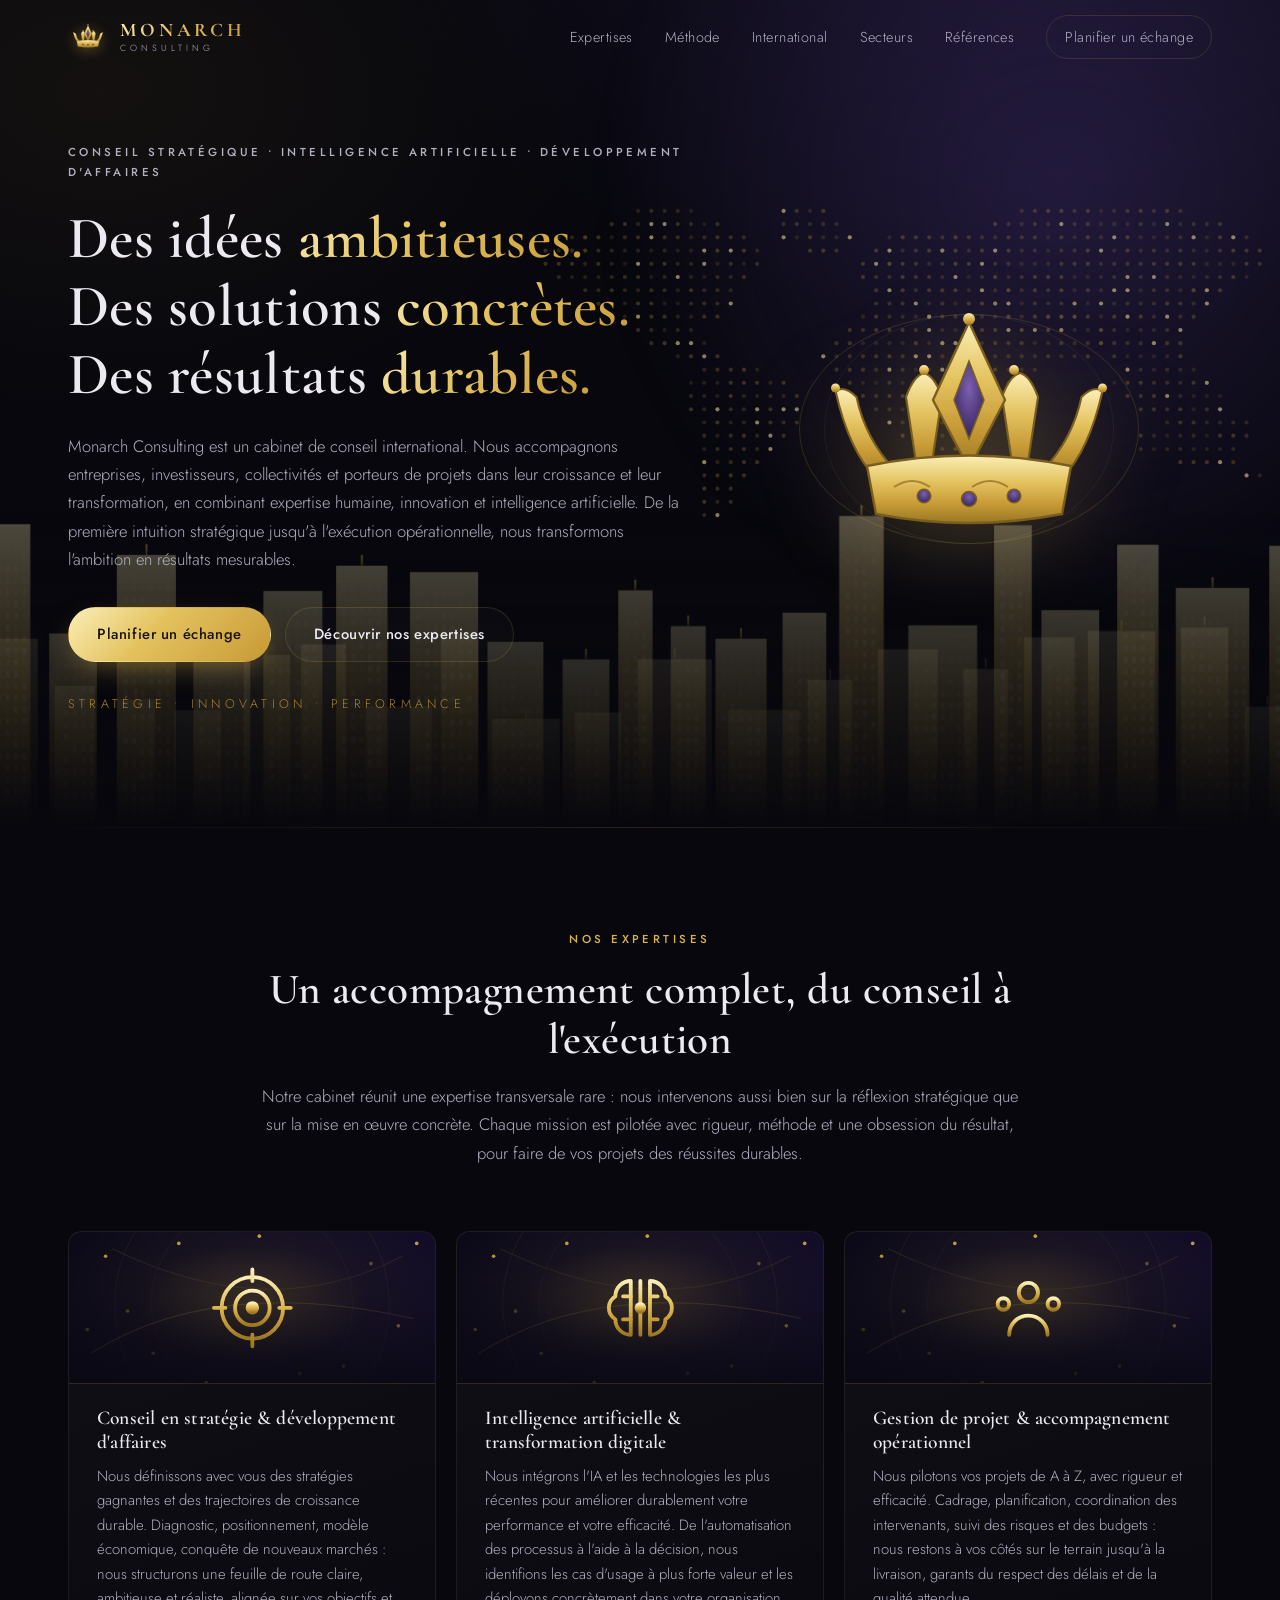
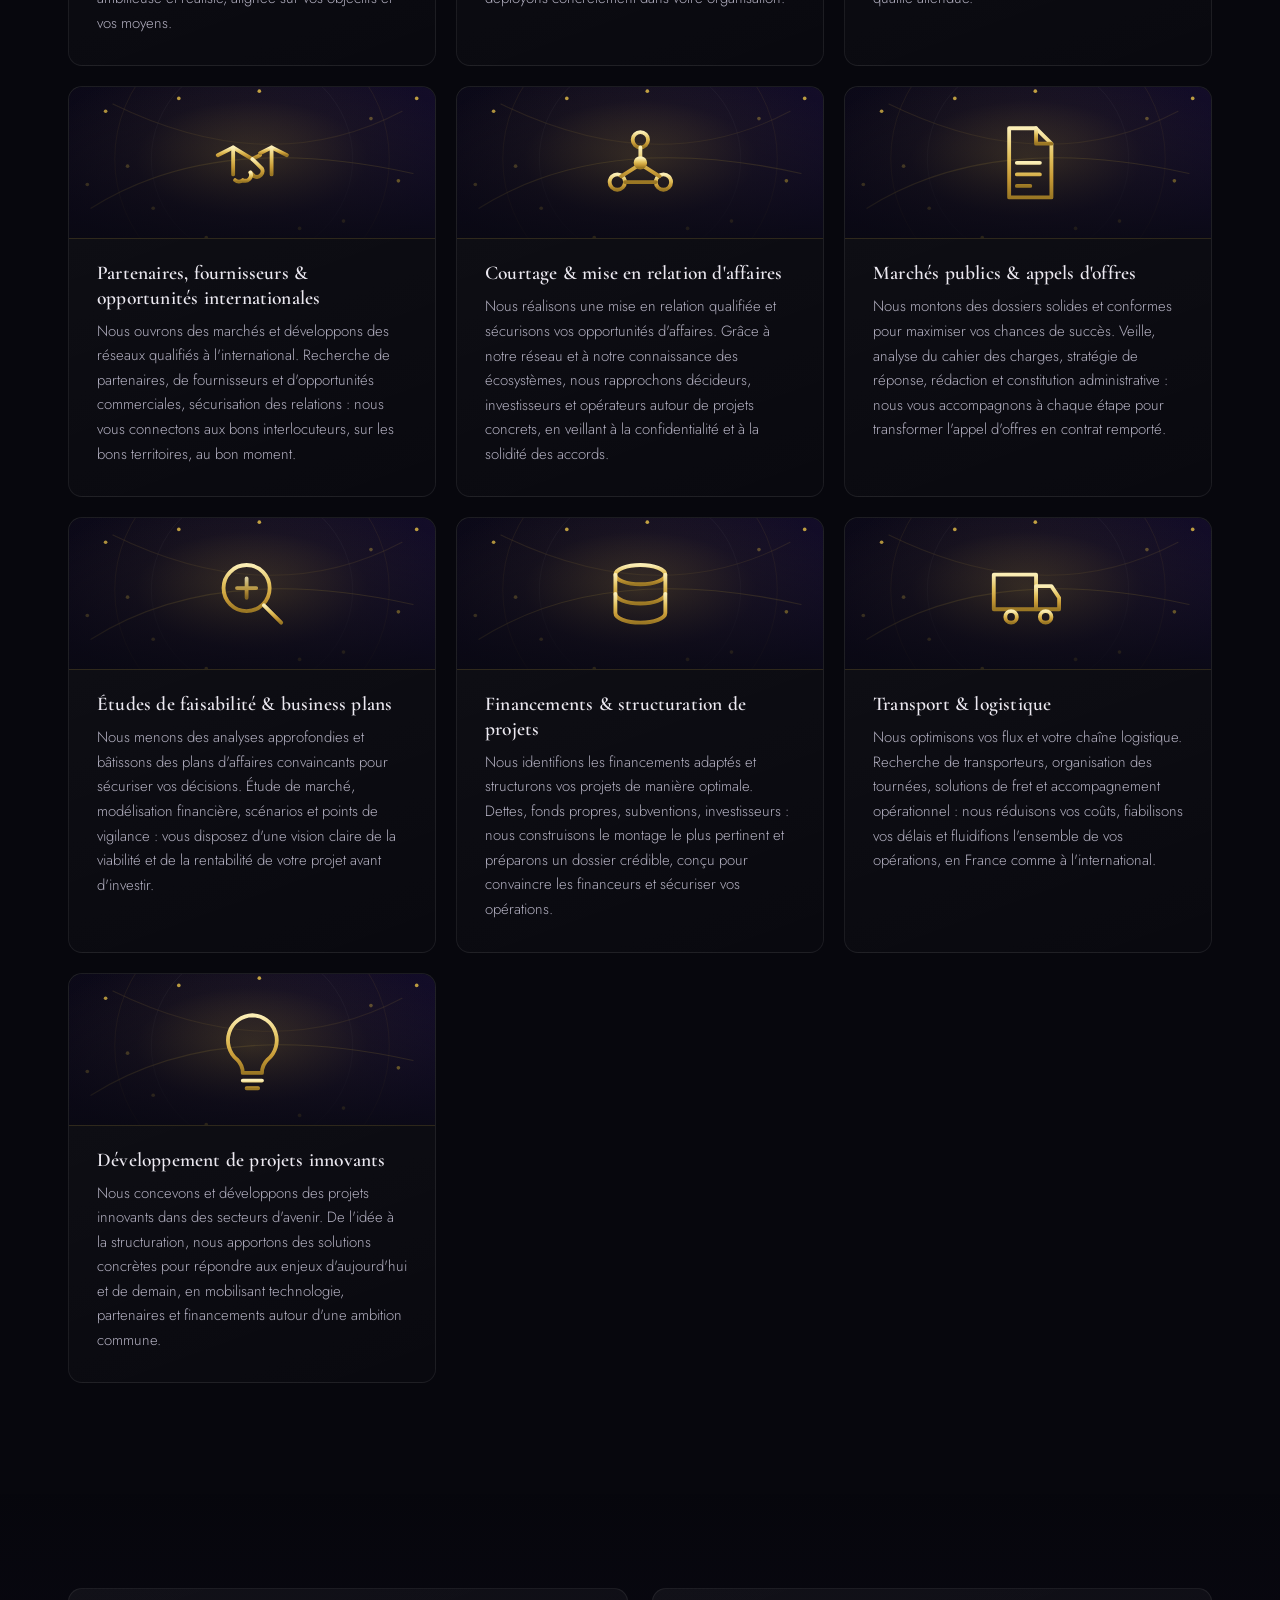
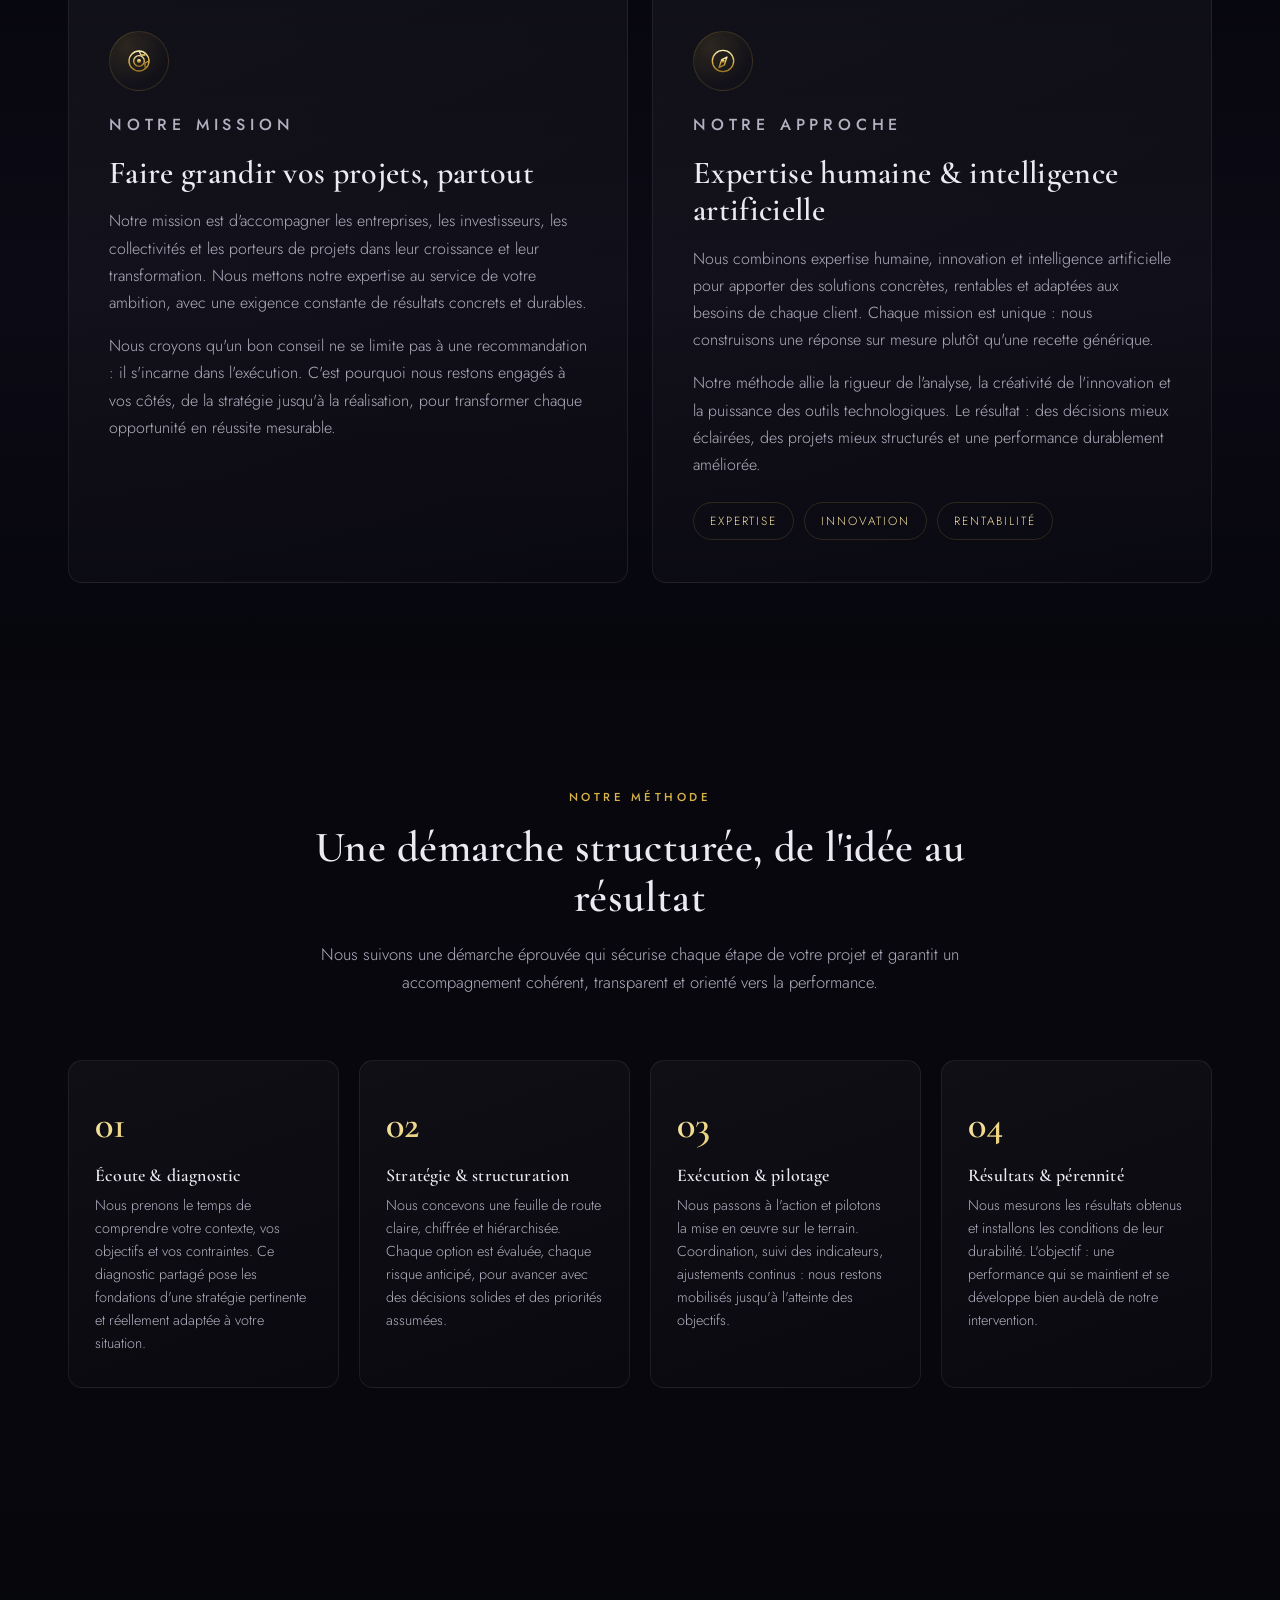
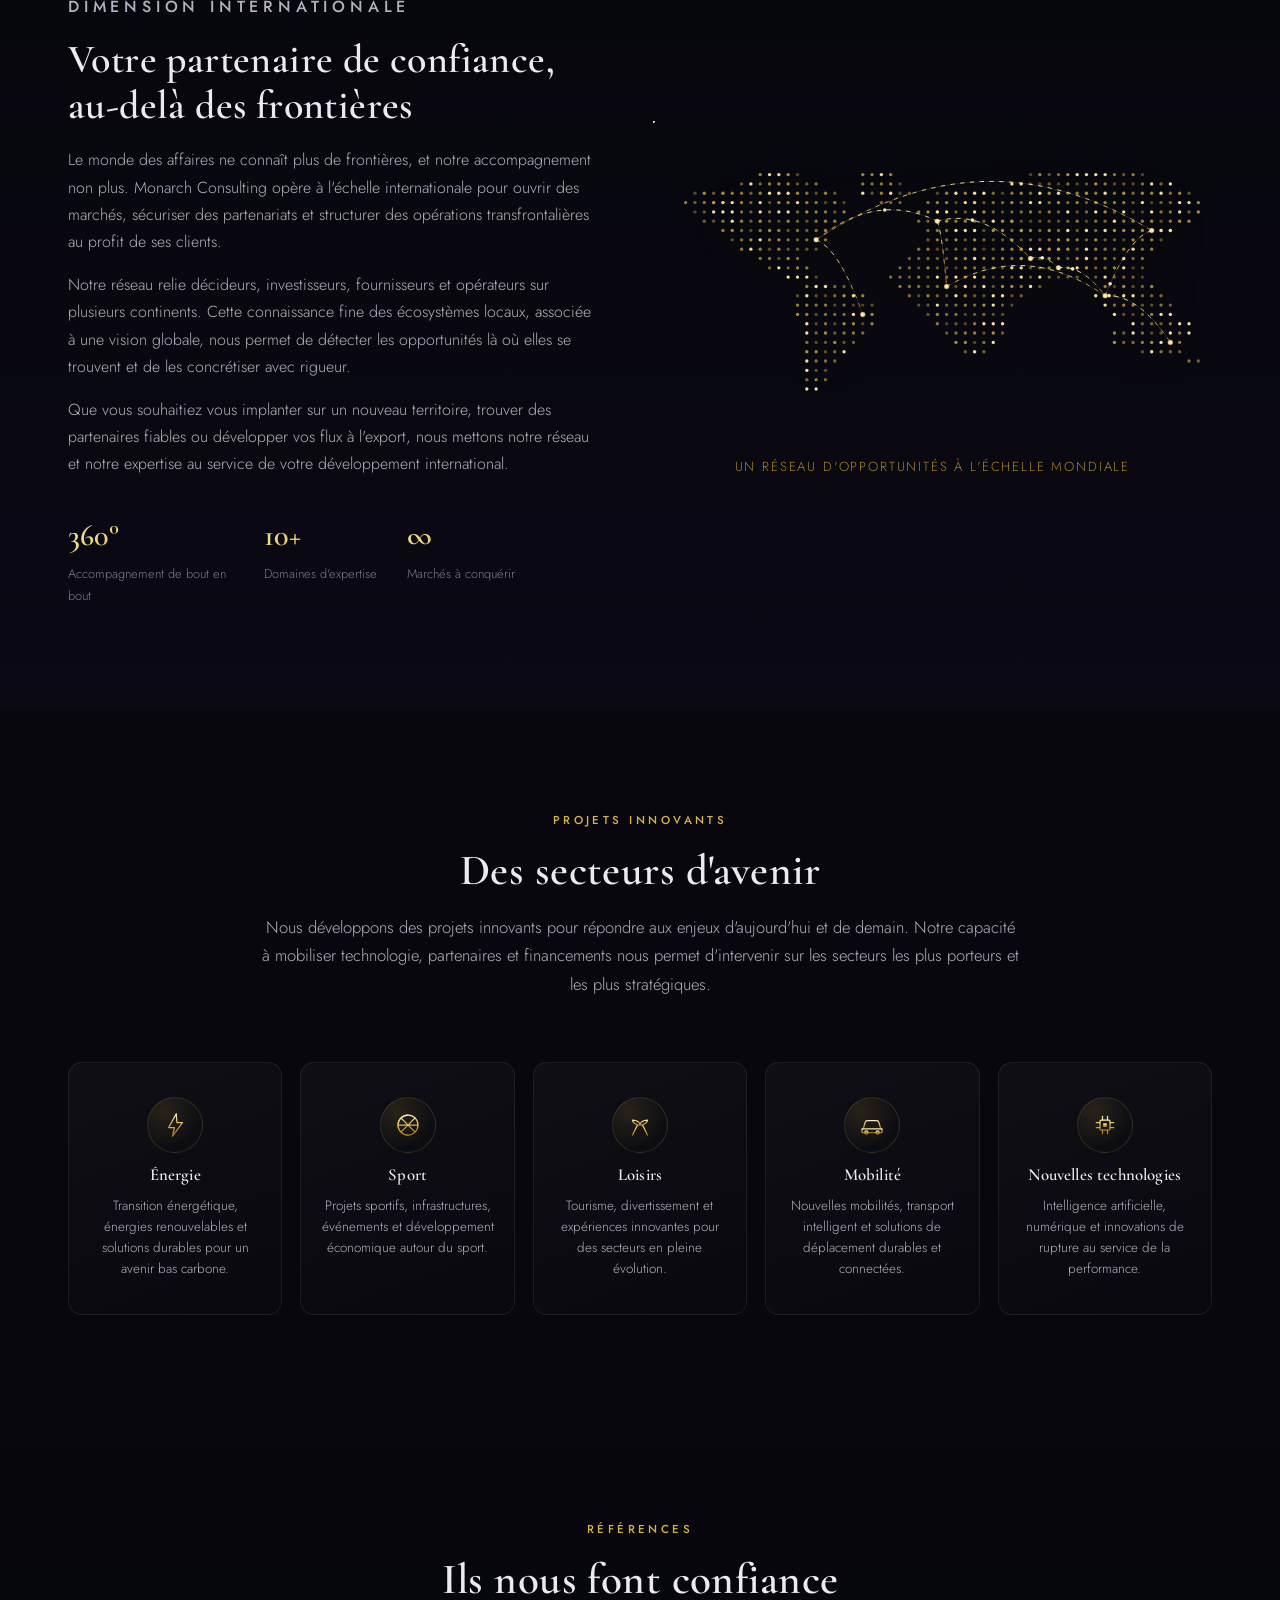
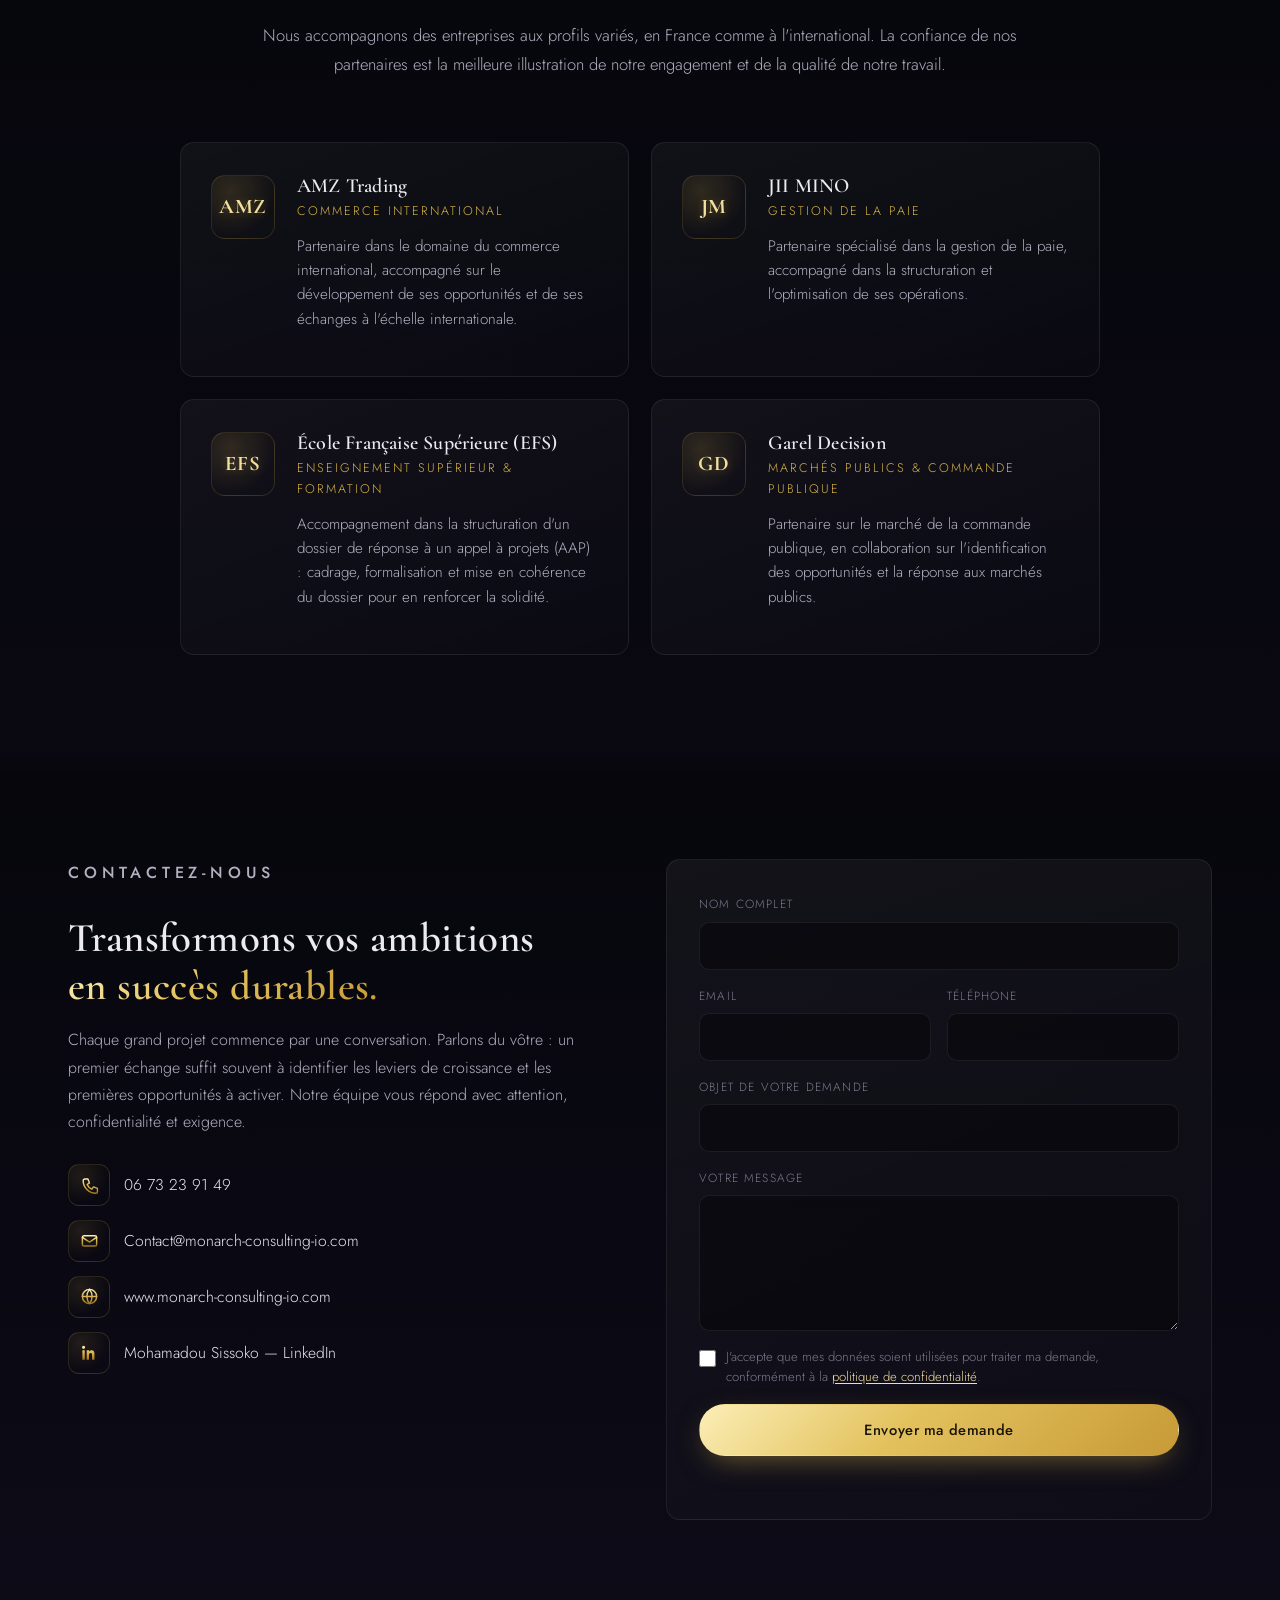
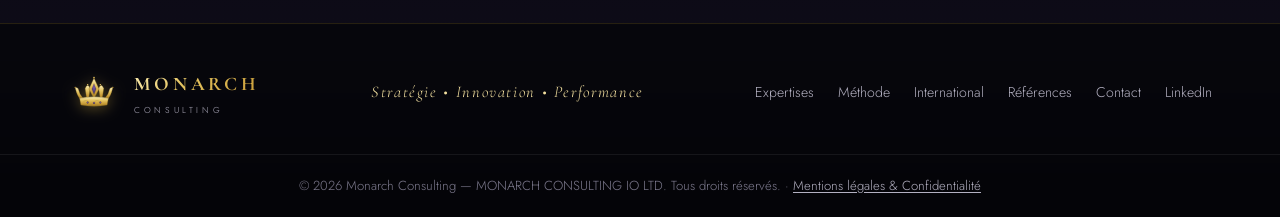
<file: index.html>
<!DOCTYPE html>
<html lang="fr">
<head>
<meta charset="UTF-8" />
<meta name="viewport" content="width=device-width, initial-scale=1.0" />
<title>Monarch Consulting — Conseil stratégique, intelligence artificielle & développement d'affaires</title>
<meta name="description" content="Monarch Consulting, cabinet de conseil international premium : stratégie, intelligence artificielle, transformation digitale, développement d'affaires, financements et projets innovants." />
<meta name="theme-color" content="#07070d" />
<link rel="canonical" href="https://www.monarch-consulting-io.com/" />

<!-- Favicon -->
<link rel="icon" type="image/svg+xml" href="favicon.svg" />
<link rel="apple-touch-icon" href="favicon.svg" />

<!-- Open Graph -->
<meta property="og:type" content="website" />
<meta property="og:locale" content="fr_FR" />
<meta property="og:site_name" content="Monarch Consulting" />
<meta property="og:title" content="Monarch Consulting — Conseil stratégique, IA & développement d'affaires" />
<meta property="og:description" content="Cabinet de conseil international premium. Des idées ambitieuses, des solutions concrètes, des résultats durables." />
<meta property="og:url" content="https://www.monarch-consulting-io.com/" />
<meta property="og:image" content="https://www.monarch-consulting-io.com/og-image.png" />
<meta property="og:image:width" content="1200" />
<meta property="og:image:height" content="630" />

<!-- Twitter -->
<meta name="twitter:card" content="summary_large_image" />
<meta name="twitter:title" content="Monarch Consulting — Conseil stratégique, IA & développement d'affaires" />
<meta name="twitter:description" content="Cabinet de conseil international premium. Des idées ambitieuses, des solutions concrètes, des résultats durables." />
<meta name="twitter:image" content="https://www.monarch-consulting-io.com/og-image.png" />

<!-- Données structurées -->
<script type="application/ld+json">
{
  "@context": "https://schema.org",
  "@type": "ProfessionalService",
  "name": "Monarch Consulting",
  "legalName": "MONARCH CONSULTING IO LTD",
  "description": "Cabinet de conseil international : stratégie, intelligence artificielle, transformation digitale, développement d'affaires, financements et projets innovants.",
  "url": "https://www.monarch-consulting-io.com/",
  "email": "Contact@monarch-consulting-io.com",
  "telephone": "+33673239149",
  "image": "https://www.monarch-consulting-io.com/og-image.png",
  "address": {
    "@type": "PostalAddress",
    "streetAddress": "71-75 Shelton Street, Covent Garden",
    "addressLocality": "London",
    "postalCode": "WC2H 9JQ",
    "addressCountry": "GB"
  },
  "areaServed": "Worldwide",
  "founder": { "@type": "Person", "name": "Mohamadou Sissoko" },
  "sameAs": ["https://www.linkedin.com/in/mohamadou-sissoko-315a22b4/"]
}
</script>

<link rel="preconnect" href="https://fonts.googleapis.com" />
<link rel="preconnect" href="https://fonts.gstatic.com" crossorigin />
<link href="https://fonts.googleapis.com/css2?family=Cormorant+Garamond:wght@400;500;600;700&family=Jost:wght@300;400;500;600&display=swap" rel="stylesheet" />
<link rel="stylesheet" href="styles.css" />
</head>
<body>

<!-- ===== HEADER ===== -->
<header class="site-header" id="top">
  <div class="container header-inner">
    <a href="#top" class="brand" aria-label="Monarch Consulting — accueil">
      <span class="brand-mark" aria-hidden="true">
        <svg viewBox="0 0 240 170" width="40" height="28" role="img"><use href="#crown" /></svg>
      </span>
      <span class="brand-text">
        <span class="brand-name">MONARCH</span>
        <span class="brand-sub">CONSULTING</span>
      </span>
    </a>

    <nav class="main-nav" id="mainNav" aria-label="Navigation principale">
      <a href="#expertises">Expertises</a>
      <a href="#methode">Méthode</a>
      <a href="#international">International</a>
      <a href="#secteurs">Secteurs</a>
      <a href="#references">Références</a>
      <a href="#contact" class="nav-cta">Planifier un échange</a>
    </nav>

    <button class="nav-toggle" id="navToggle" aria-label="Ouvrir le menu" aria-expanded="false">
      <span></span><span></span><span></span>
    </button>
  </div>
</header>

<!-- ===== HERO ===== -->
<section class="hero">
  <div class="hero-bg" aria-hidden="true">
    <div class="hero-glow"></div>
    <svg class="hero-map" id="heroMap" viewBox="0 0 800 380" preserveAspectRatio="xMidYMid meet"></svg>
    <svg class="hero-skyline" id="heroSkyline" viewBox="0 0 1200 360" preserveAspectRatio="xMidYMax slice"></svg>
  </div>

  <div class="container hero-inner">
    <div class="hero-copy reveal">
      <p class="eyebrow">Conseil stratégique • Intelligence artificielle • Développement d'affaires</p>
      <h1 class="hero-title">
        Des idées <em>ambitieuses.</em><br />
        Des solutions <em>concrètes.</em><br />
        Des résultats <em>durables.</em>
      </h1>
      <p class="hero-lead">
        Monarch Consulting est un cabinet de conseil international. Nous accompagnons entreprises,
        investisseurs, collectivités et porteurs de projets dans leur croissance et leur transformation,
        en combinant expertise humaine, innovation et intelligence artificielle. De la première intuition
        stratégique jusqu'à l'exécution opérationnelle, nous transformons l'ambition en résultats mesurables.
      </p>
      <div class="hero-actions">
        <a href="#contact" class="btn btn-gold">Planifier un échange</a>
        <a href="#expertises" class="btn btn-ghost">Découvrir nos expertises</a>
      </div>
      <p class="hero-tagline">Stratégie&nbsp;•&nbsp;Innovation&nbsp;•&nbsp;Performance</p>
    </div>

    <div class="hero-emblem reveal" aria-hidden="true">
      <svg viewBox="0 0 240 170" class="emblem-svg" role="img"><use href="#crown" /></svg>
      <span class="emblem-ring"></span>
      <span class="emblem-ring ring-2"></span>
    </div>
  </div>
  <div class="hero-divider" aria-hidden="true"></div>
</section>

<!-- ===== EXPERTISES ===== -->
<section class="section" id="expertises">
  <div class="container">
    <div class="section-head reveal">
      <p class="kicker">Nos expertises</p>
      <h2>Un accompagnement complet, du conseil à l'exécution</h2>
      <p class="section-intro">
        Notre cabinet réunit une expertise transversale rare : nous intervenons aussi bien sur la réflexion
        stratégique que sur la mise en œuvre concrète. Chaque mission est pilotée avec rigueur, méthode et
        une obsession du résultat, pour faire de vos projets des réussites durables.
      </p>
    </div>

    <div class="grid-expertise">
      <article class="card reveal">
        <div class="card-media"><svg viewBox="0 0 400 200" preserveAspectRatio="xMidYMid slice" aria-hidden="true"><use href="#media-bg" /><g class="media-icon" transform="translate(150 50) scale(2.1)"><use href="#ic-strategy" /></g></svg></div>
        <h3>Conseil en stratégie &amp; développement d'affaires</h3>
        <p>
          Nous définissons avec vous des stratégies gagnantes et des trajectoires de croissance durable.
          Diagnostic, positionnement, modèle économique, conquête de nouveaux marchés : nous structurons une
          feuille de route claire, ambitieuse et réaliste, alignée sur vos objectifs et vos moyens.
        </p>
      </article>

      <article class="card reveal">
        <div class="card-media"><svg viewBox="0 0 400 200" preserveAspectRatio="xMidYMid slice" aria-hidden="true"><use href="#media-bg" /><g class="media-icon" transform="translate(150 50) scale(2.1)"><use href="#ic-ai" /></g></svg></div>
        <h3>Intelligence artificielle &amp; transformation digitale</h3>
        <p>
          Nous intégrons l'IA et les technologies les plus récentes pour améliorer durablement votre performance
          et votre efficacité. De l'automatisation des processus à l'aide à la décision, nous identifions les
          cas d'usage à plus forte valeur et les déployons concrètement dans votre organisation.
        </p>
      </article>

      <article class="card reveal">
        <div class="card-media"><svg viewBox="0 0 400 200" preserveAspectRatio="xMidYMid slice" aria-hidden="true"><use href="#media-bg" /><g class="media-icon" transform="translate(150 50) scale(2.1)"><use href="#ic-project" /></g></svg></div>
        <h3>Gestion de projet &amp; accompagnement opérationnel</h3>
        <p>
          Nous pilotons vos projets de A à Z, avec rigueur et efficacité. Cadrage, planification, coordination
          des intervenants, suivi des risques et des budgets : nous restons à vos côtés sur le terrain
          jusqu'à la livraison, garants du respect des délais et de la qualité attendue.
        </p>
      </article>

      <article class="card reveal">
        <div class="card-media"><svg viewBox="0 0 400 200" preserveAspectRatio="xMidYMid slice" aria-hidden="true"><use href="#media-bg" /><g class="media-icon" transform="translate(150 50) scale(2.1)"><use href="#ic-handshake" /></g></svg></div>
        <h3>Partenaires, fournisseurs &amp; opportunités internationales</h3>
        <p>
          Nous ouvrons des marchés et développons des réseaux qualifiés à l'international. Recherche de
          partenaires, de fournisseurs et d'opportunités commerciales, sécurisation des relations : nous vous
          connectons aux bons interlocuteurs, sur les bons territoires, au bon moment.
        </p>
      </article>

      <article class="card reveal">
        <div class="card-media"><svg viewBox="0 0 400 200" preserveAspectRatio="xMidYMid slice" aria-hidden="true"><use href="#media-bg" /><g class="media-icon" transform="translate(150 50) scale(2.1)"><use href="#ic-network" /></g></svg></div>
        <h3>Courtage &amp; mise en relation d'affaires</h3>
        <p>
          Nous réalisons une mise en relation qualifiée et sécurisons vos opportunités d'affaires. Grâce à
          notre réseau et à notre connaissance des écosystèmes, nous rapprochons décideurs, investisseurs et
          opérateurs autour de projets concrets, en veillant à la confidentialité et à la solidité des accords.
        </p>
      </article>

      <article class="card reveal">
        <div class="card-media"><svg viewBox="0 0 400 200" preserveAspectRatio="xMidYMid slice" aria-hidden="true"><use href="#media-bg" /><g class="media-icon" transform="translate(150 50) scale(2.1)"><use href="#ic-doc" /></g></svg></div>
        <h3>Marchés publics &amp; appels d'offres</h3>
        <p>
          Nous montons des dossiers solides et conformes pour maximiser vos chances de succès. Veille,
          analyse du cahier des charges, stratégie de réponse, rédaction et constitution administrative :
          nous vous accompagnons à chaque étape pour transformer l'appel d'offres en contrat remporté.
        </p>
      </article>

      <article class="card reveal">
        <div class="card-media"><svg viewBox="0 0 400 200" preserveAspectRatio="xMidYMid slice" aria-hidden="true"><use href="#media-bg" /><g class="media-icon" transform="translate(150 50) scale(2.1)"><use href="#ic-search" /></g></svg></div>
        <h3>Études de faisabilité &amp; business plans</h3>
        <p>
          Nous menons des analyses approfondies et bâtissons des plans d'affaires convaincants pour sécuriser
          vos décisions. Étude de marché, modélisation financière, scénarios et points de vigilance : vous
          disposez d'une vision claire de la viabilité et de la rentabilité de votre projet avant d'investir.
        </p>
      </article>

      <article class="card reveal">
        <div class="card-media"><svg viewBox="0 0 400 200" preserveAspectRatio="xMidYMid slice" aria-hidden="true"><use href="#media-bg" /><g class="media-icon" transform="translate(150 50) scale(2.1)"><use href="#ic-finance" /></g></svg></div>
        <h3>Financements &amp; structuration de projets</h3>
        <p>
          Nous identifions les financements adaptés et structurons vos projets de manière optimale. Dettes,
          fonds propres, subventions, investisseurs : nous construisons le montage le plus pertinent et
          préparons un dossier crédible, conçu pour convaincre les financeurs et sécuriser vos opérations.
        </p>
      </article>

      <article class="card reveal">
        <div class="card-media"><svg viewBox="0 0 400 200" preserveAspectRatio="xMidYMid slice" aria-hidden="true"><use href="#media-bg" /><g class="media-icon" transform="translate(150 50) scale(2.1)"><use href="#ic-logistics" /></g></svg></div>
        <h3>Transport &amp; logistique</h3>
        <p>
          Nous optimisons vos flux et votre chaîne logistique. Recherche de transporteurs, organisation des
          tournées, solutions de fret et accompagnement opérationnel : nous réduisons vos coûts, fiabilisons
          vos délais et fluidifions l'ensemble de vos opérations, en France comme à l'international.
        </p>
      </article>

      <article class="card reveal">
        <div class="card-media"><svg viewBox="0 0 400 200" preserveAspectRatio="xMidYMid slice" aria-hidden="true"><use href="#media-bg" /><g class="media-icon" transform="translate(150 50) scale(2.1)"><use href="#ic-bulb" /></g></svg></div>
        <h3>Développement de projets innovants</h3>
        <p>
          Nous concevons et développons des projets innovants dans des secteurs d'avenir. De l'idée à la
          structuration, nous apportons des solutions concrètes pour répondre aux enjeux d'aujourd'hui et de
          demain, en mobilisant technologie, partenaires et financements autour d'une ambition commune.
        </p>
      </article>
    </div>
  </div>
</section>

<!-- ===== MISSION + APPROCHE ===== -->
<section class="section section-split" id="mission">
  <div class="container split-grid">
    <div class="split-card reveal">
      <span class="split-icon"><svg viewBox="0 0 48 48"><use href="#ic-target" /></svg></span>
      <p class="kicker">Notre mission</p>
      <h2 class="split-title">Faire grandir vos projets, partout</h2>
      <p>
        Notre mission est d'accompagner les entreprises, les investisseurs, les collectivités et les porteurs
        de projets dans leur croissance et leur transformation. Nous mettons notre expertise au service de
        votre ambition, avec une exigence constante de résultats concrets et durables.
      </p>
      <p>
        Nous croyons qu'un bon conseil ne se limite pas à une recommandation : il s'incarne dans l'exécution.
        C'est pourquoi nous restons engagés à vos côtés, de la stratégie jusqu'à la réalisation, pour
        transformer chaque opportunité en réussite mesurable.
      </p>
    </div>

    <div class="split-card reveal" id="approche">
      <span class="split-icon"><svg viewBox="0 0 48 48"><use href="#ic-compass" /></svg></span>
      <p class="kicker">Notre approche</p>
      <h2 class="split-title">Expertise humaine &amp; intelligence artificielle</h2>
      <p>
        Nous combinons expertise humaine, innovation et intelligence artificielle pour apporter des solutions
        concrètes, rentables et adaptées aux besoins de chaque client. Chaque mission est unique : nous
        construisons une réponse sur mesure plutôt qu'une recette générique.
      </p>
      <p>
        Notre méthode allie la rigueur de l'analyse, la créativité de l'innovation et la puissance des outils
        technologiques. Le résultat : des décisions mieux éclairées, des projets mieux structurés et une
        performance durablement améliorée.
      </p>
      <ul class="value-pills">
        <li>Expertise</li>
        <li>Innovation</li>
        <li>Rentabilité</li>
      </ul>
    </div>
  </div>
</section>

<!-- ===== MÉTHODE ===== -->
<section class="section" id="methode">
  <div class="container">
    <div class="section-head reveal">
      <p class="kicker">Notre méthode</p>
      <h2>Une démarche structurée, de l'idée au résultat</h2>
      <p class="section-intro">
        Nous suivons une démarche éprouvée qui sécurise chaque étape de votre projet et garantit un
        accompagnement cohérent, transparent et orienté vers la performance.
      </p>
    </div>
    <ol class="steps">
      <li class="step reveal">
        <span class="step-num">01</span>
        <h3>Écoute &amp; diagnostic</h3>
        <p>
          Nous prenons le temps de comprendre votre contexte, vos objectifs et vos contraintes. Ce diagnostic
          partagé pose les fondations d'une stratégie pertinente et réellement adaptée à votre situation.
        </p>
      </li>
      <li class="step reveal">
        <span class="step-num">02</span>
        <h3>Stratégie &amp; structuration</h3>
        <p>
          Nous concevons une feuille de route claire, chiffrée et hiérarchisée. Chaque option est évaluée,
          chaque risque anticipé, pour avancer avec des décisions solides et des priorités assumées.
        </p>
      </li>
      <li class="step reveal">
        <span class="step-num">03</span>
        <h3>Exécution &amp; pilotage</h3>
        <p>
          Nous passons à l'action et pilotons la mise en œuvre sur le terrain. Coordination, suivi des
          indicateurs, ajustements continus : nous restons mobilisés jusqu'à l'atteinte des objectifs.
        </p>
      </li>
      <li class="step reveal">
        <span class="step-num">04</span>
        <h3>Résultats &amp; pérennité</h3>
        <p>
          Nous mesurons les résultats obtenus et installons les conditions de leur durabilité. L'objectif :
          une performance qui se maintient et se développe bien au-delà de notre intervention.
        </p>
      </li>
    </ol>
  </div>
</section>

<!-- ===== INTERNATIONAL ===== -->
<section class="section section-intl" id="international">
  <div class="container intl-grid">
    <div class="intl-copy reveal">
      <p class="kicker">Dimension internationale</p>
      <h2>Votre partenaire de confiance, au-delà des frontières</h2>
      <p>
        Le monde des affaires ne connaît plus de frontières, et notre accompagnement non plus. Monarch
        Consulting opère à l'échelle internationale pour ouvrir des marchés, sécuriser des partenariats et
        structurer des opérations transfrontalières au profit de ses clients.
      </p>
      <p>
        Notre réseau relie décideurs, investisseurs, fournisseurs et opérateurs sur plusieurs continents.
        Cette connaissance fine des écosystèmes locaux, associée à une vision globale, nous permet de
        détecter les opportunités là où elles se trouvent et de les concrétiser avec rigueur.
      </p>
      <p>
        Que vous souhaitiez vous implanter sur un nouveau territoire, trouver des partenaires fiables ou
        développer vos flux à l'export, nous mettons notre réseau et notre expertise au service de votre
        développement international.
      </p>
      <div class="stat-row">
        <div class="stat"><span class="stat-num">360°</span><span class="stat-label">Accompagnement de bout en bout</span></div>
        <div class="stat"><span class="stat-num">10+</span><span class="stat-label">Domaines d'expertise</span></div>
        <div class="stat"><span class="stat-num">∞</span><span class="stat-label">Marchés à conquérir</span></div>
      </div>
    </div>
    <div class="intl-visual reveal" aria-hidden="true">
      <svg viewBox="0 0 800 460" class="world-svg" id="worldMap" role="img"></svg>
      <p class="intl-caption">Un réseau d'opportunités à l'échelle mondiale</p>
    </div>
  </div>
</section>

<!-- ===== SECTEURS ===== -->
<section class="section section-sectors" id="secteurs">
  <div class="container">
    <div class="section-head reveal">
      <p class="kicker">Projets innovants</p>
      <h2>Des secteurs d'avenir</h2>
      <p class="section-intro">
        Nous développons des projets innovants pour répondre aux enjeux d'aujourd'hui et de demain. Notre
        capacité à mobiliser technologie, partenaires et financements nous permet d'intervenir sur les
        secteurs les plus porteurs et les plus stratégiques.
      </p>
    </div>
    <div class="grid-sectors">
      <article class="sector reveal">
        <span class="sector-ic"><svg viewBox="0 0 48 48"><use href="#ic-energy" /></svg></span>
        <h3>Énergie</h3>
        <p>Transition énergétique, énergies renouvelables et solutions durables pour un avenir bas carbone.</p>
      </article>
      <article class="sector reveal">
        <span class="sector-ic"><svg viewBox="0 0 48 48"><use href="#ic-sport" /></svg></span>
        <h3>Sport</h3>
        <p>Projets sportifs, infrastructures, événements et développement économique autour du sport.</p>
      </article>
      <article class="sector reveal">
        <span class="sector-ic"><svg viewBox="0 0 48 48"><use href="#ic-leisure" /></svg></span>
        <h3>Loisirs</h3>
        <p>Tourisme, divertissement et expériences innovantes pour des secteurs en pleine évolution.</p>
      </article>
      <article class="sector reveal">
        <span class="sector-ic"><svg viewBox="0 0 48 48"><use href="#ic-mobility" /></svg></span>
        <h3>Mobilité</h3>
        <p>Nouvelles mobilités, transport intelligent et solutions de déplacement durables et connectées.</p>
      </article>
      <article class="sector reveal">
        <span class="sector-ic"><svg viewBox="0 0 48 48"><use href="#ic-tech" /></svg></span>
        <h3>Nouvelles technologies</h3>
        <p>Intelligence artificielle, numérique et innovations de rupture au service de la performance.</p>
      </article>
    </div>
  </div>
</section>

<!-- ===== RÉFÉRENCES ===== -->
<section class="section section-references" id="references">
  <div class="container">
    <div class="section-head reveal">
      <p class="kicker">Références</p>
      <h2>Ils nous font confiance</h2>
      <p class="section-intro">
        Nous accompagnons des entreprises aux profils variés, en France comme à l'international. La confiance
        de nos partenaires est la meilleure illustration de notre engagement et de la qualité de notre travail.
      </p>
    </div>

    <div class="grid-references">
      <article class="ref-card reveal">
        <span class="ref-logo">AMZ</span>
        <div class="ref-body">
          <h3>AMZ Trading</h3>
          <p class="ref-sector">Commerce international</p>
          <p class="ref-desc">
            Partenaire dans le domaine du commerce international, accompagné sur le développement de ses
            opportunités et de ses échanges à l'échelle internationale.
          </p>
        </div>
      </article>

      <article class="ref-card reveal">
        <span class="ref-logo">JM</span>
        <div class="ref-body">
          <h3>JII MINO</h3>
          <p class="ref-sector">Gestion de la paie</p>
          <p class="ref-desc">
            Partenaire spécialisé dans la gestion de la paie, accompagné dans la structuration et
            l'optimisation de ses opérations.
          </p>
        </div>
      </article>

      <article class="ref-card reveal">
        <span class="ref-logo">EFS</span>
        <div class="ref-body">
          <h3>École Française Supérieure (EFS)</h3>
          <p class="ref-sector">Enseignement supérieur &amp; formation</p>
          <p class="ref-desc">
            Accompagnement dans la structuration d'un dossier de réponse à un appel à projets (AAP) :
            cadrage, formalisation et mise en cohérence du dossier pour en renforcer la solidité.
          </p>
        </div>
      </article>

      <article class="ref-card reveal">
        <span class="ref-logo">GD</span>
        <div class="ref-body">
          <h3>Garel Decision</h3>
          <p class="ref-sector">Marchés publics &amp; commande publique</p>
          <p class="ref-desc">
            Partenaire sur le marché de la commande publique, en collaboration sur l'identification
            des opportunités et la réponse aux marchés publics.
          </p>
        </div>
      </article>
    </div>
  </div>
</section>

<!-- ===== CONTACT ===== -->
<section class="section section-contact" id="contact">
  <div class="container contact-grid">
    <div class="contact-copy reveal">
      <p class="kicker">Contactez-nous</p>
      <h2>Transformons vos ambitions<br /><em>en succès durables.</em></h2>
      <p>
        Chaque grand projet commence par une conversation. Parlons du vôtre : un premier échange suffit
        souvent à identifier les leviers de croissance et les premières opportunités à activer. Notre équipe
        vous répond avec attention, confidentialité et exigence.
      </p>

      <ul class="contact-list">
        <li>
          <span class="contact-ic"><svg viewBox="0 0 24 24"><use href="#ic-phone" /></svg></span>
          <a href="tel:+33673239149">06 73 23 91 49</a>
        </li>
        <li>
          <span class="contact-ic"><svg viewBox="0 0 24 24"><use href="#ic-mail" /></svg></span>
          <a href="mailto:Contact@monarch-consulting-io.com">Contact@monarch-consulting-io.com</a>
        </li>
        <li>
          <span class="contact-ic"><svg viewBox="0 0 24 24"><use href="#ic-globe" /></svg></span>
          <a href="https://www.monarch-consulting-io.com" target="_blank" rel="noopener">www.monarch-consulting-io.com</a>
        </li>
        <li>
          <span class="contact-ic"><svg viewBox="0 0 24 24"><use href="#ic-linkedin" /></svg></span>
          <a href="https://www.linkedin.com/in/mohamadou-sissoko-315a22b4/" target="_blank" rel="noopener">Mohamadou Sissoko — LinkedIn</a>
        </li>
      </ul>
    </div>

    <form class="contact-form reveal" id="contactForm" action="contact.php" method="post" novalidate>
      <div class="field">
        <label for="name">Nom complet</label>
        <input type="text" id="name" name="name" autocomplete="name" required />
      </div>
      <div class="field-row">
        <div class="field">
          <label for="email">Email</label>
          <input type="email" id="email" name="email" autocomplete="email" required />
        </div>
        <div class="field">
          <label for="phone">Téléphone</label>
          <input type="tel" id="phone" name="phone" autocomplete="tel" />
        </div>
      </div>
      <div class="field">
        <label for="subject">Objet de votre demande</label>
        <input type="text" id="subject" name="subject" />
      </div>
      <div class="field">
        <label for="message">Votre message</label>
        <textarea id="message" name="message" rows="5" required></textarea>
      </div>

      <!-- anti-spam : ce champ doit rester vide (masqué aux humains) -->
      <div class="hp" aria-hidden="true">
        <label for="company_url">Ne pas remplir</label>
        <input type="text" id="company_url" name="company_url" tabindex="-1" autocomplete="off" />
      </div>

      <label class="consent">
        <input type="checkbox" id="consent" name="consent" value="1" required />
        <span>J'accepte que mes données soient utilisées pour traiter ma demande, conformément à la
          <a href="mentions-legales.html#confidentialite" target="_blank" rel="noopener">politique de confidentialité</a>.</span>
      </label>

      <button type="submit" class="btn btn-gold btn-full">Envoyer ma demande</button>
      <p class="form-status" id="formStatus" role="status" aria-live="polite"></p>
    </form>
  </div>
</section>

<!-- ===== FOOTER ===== -->
<footer class="site-footer">
  <div class="container footer-inner">
    <div class="footer-brand">
      <span class="brand-mark" aria-hidden="true">
        <svg viewBox="0 0 240 170" width="52" height="36"><use href="#crown" /></svg>
      </span>
      <div>
        <span class="brand-name">MONARCH</span>
        <span class="brand-sub">CONSULTING</span>
      </div>
    </div>
    <p class="footer-tag">Stratégie • Innovation • Performance</p>
    <nav class="footer-nav" aria-label="Liens de bas de page">
      <a href="#expertises">Expertises</a>
      <a href="#methode">Méthode</a>
      <a href="#international">International</a>
      <a href="#references">Références</a>
      <a href="#contact">Contact</a>
      <a href="https://www.linkedin.com/in/mohamadou-sissoko-315a22b4/" target="_blank" rel="noopener">LinkedIn</a>
    </nav>
  </div>
  <div class="footer-bottom">
    <p>© <span id="year"></span> Monarch Consulting — MONARCH CONSULTING IO LTD. Tous droits réservés. ·
      <a href="mentions-legales.html">Mentions légales &amp; Confidentialité</a></p>
  </div>
</footer>

<!-- ===== SVG SPRITE (defs) ===== -->
<svg width="0" height="0" style="position:absolute" aria-hidden="true" focusable="false">
  <defs>
    <linearGradient id="gold" x1="0" y1="0" x2="0" y2="1">
      <stop offset="0%" stop-color="#fbeeb6" />
      <stop offset="40%" stop-color="#e3c25e" />
      <stop offset="72%" stop-color="#c79a36" />
      <stop offset="100%" stop-color="#9a7724" />
    </linearGradient>
    <linearGradient id="goldSoft" x1="0" y1="0" x2="1" y2="1">
      <stop offset="0%" stop-color="#e9cf78" />
      <stop offset="100%" stop-color="#b8902f" />
    </linearGradient>
    <radialGradient id="gemPurple" cx="50%" cy="35%" r="65%">
      <stop offset="0%" stop-color="#7d5fb0" />
      <stop offset="100%" stop-color="#34245c" />
    </radialGradient>

    <!-- ===== Bandeau visuel premium des cartes d'expertise ===== -->
    <linearGradient id="mediaBg" x1="0" y1="0" x2="1" y2="1">
      <stop offset="0%" stop-color="#0b0917" />
      <stop offset="55%" stop-color="#140d2b" />
      <stop offset="100%" stop-color="#1d1340" />
    </linearGradient>
    <radialGradient id="mediaGlow" cx="50%" cy="48%" r="58%">
      <stop offset="0%" stop-color="rgba(216,179,72,.34)" />
      <stop offset="55%" stop-color="rgba(216,179,72,.06)" />
      <stop offset="100%" stop-color="rgba(216,179,72,0)" />
    </radialGradient>
    <linearGradient id="mediaVeil" x1="0" y1="0" x2="0" y2="1">
      <stop offset="0%" stop-color="rgba(7,7,13,0)" />
      <stop offset="100%" stop-color="rgba(8,8,16,.92)" />
    </linearGradient>
    <g id="media-bg">
      <rect width="400" height="200" fill="url(#mediaBg)" />
      <circle cx="200" cy="96" r="150" fill="none" stroke="rgba(216,179,72,.10)" stroke-width="1" />
      <circle cx="200" cy="96" r="110" fill="none" stroke="rgba(255,255,255,.05)" stroke-width="1" />
      <path d="M24 150 Q160 64 376 112" fill="none" stroke="rgba(216,179,72,.28)" stroke-width="1.3" stroke-linecap="round" />
      <path d="M48 36 Q220 120 364 44" fill="none" stroke="rgba(216,179,72,.14)" stroke-width="1.1" stroke-linecap="round" />
      <g fill="#d8b348">
        <circle class="twinkle" cx="40"  cy="44"  r="2" />
        <circle cx="92"  cy="150" r="2" opacity=".5" />
        <circle class="twinkle" cx="120" cy="30"  r="2" />
        <circle cx="330" cy="52"  r="2" opacity=".5" />
        <circle class="twinkle" cx="360" cy="120" r="2" />
        <circle cx="300" cy="164" r="2" opacity=".5" />
        <circle cx="64"  cy="104" r="2" opacity=".5" />
        <circle class="twinkle" cx="208" cy="22"  r="2" />
        <circle cx="252" cy="172" r="2" opacity=".5" />
        <circle class="twinkle" cx="150" cy="182" r="2" />
        <circle cx="20"  cy="124" r="2" opacity=".5" />
        <circle class="twinkle" cx="380" cy="30"  r="2" />
      </g>
      <rect width="400" height="200" fill="url(#mediaGlow)" />
      <rect width="400" height="200" fill="url(#mediaVeil)" />
    </g>

    <!-- ===== COURONNE (fidèle au logo : pointe centrale en losange,
         deux gouttes intérieures, deux cornes recourbées, bandeau orné) ===== -->
    <g id="crown">
      <!-- corne extérieure gauche -->
      <path d="M58 118 Q40 100 31 60 Q37 56 45 64 Q51 92 70 112 Z"
            fill="url(#gold)" stroke="#7a5e1e" stroke-width="1.4" stroke-linejoin="round"/>
      <!-- corne extérieure droite -->
      <path d="M182 118 Q200 100 209 60 Q203 56 195 64 Q189 92 170 112 Z"
            fill="url(#gold)" stroke="#7a5e1e" stroke-width="1.4" stroke-linejoin="round"/>
      <!-- pointe goutte gauche -->
      <path d="M86 116 L78 64 Q83 50 90 48 Q97 50 102 64 L94 116 Z"
            fill="url(#gold)" stroke="#7a5e1e" stroke-width="1.4" stroke-linejoin="round"/>
      <!-- pointe goutte droite -->
      <path d="M154 116 L146 64 Q151 50 158 48 Q165 50 170 64 L162 116 Z" transform="translate(-4,0)"
            fill="url(#gold)" stroke="#7a5e1e" stroke-width="1.4" stroke-linejoin="round"/>
      <!-- pointe centrale en losange / lame -->
      <path d="M120 112 L96 66 Q108 40 120 14 Q132 40 144 66 Z"
            fill="url(#gold)" stroke="#7a5e1e" stroke-width="1.6" stroke-linejoin="round"/>
      <!-- évidement losange central -->
      <path d="M120 40 L110 66 L120 92 L130 66 Z" fill="url(#gemPurple)" stroke="#7a5e1e" stroke-width="1"/>
      <!-- bandeau de la couronne -->
      <path d="M52 110 Q120 96 188 110 L182 142 Q120 154 58 142 Z"
            fill="url(#gold)" stroke="#7a5e1e" stroke-width="1.6" stroke-linejoin="round"/>
      <!-- ornement du bandeau -->
      <path d="M70 124 q12 -8 24 0 M122 124 q12 -8 24 0" fill="none" stroke="#8a6a22" stroke-width="1.4" opacity=".7"/>
      <!-- joyaux -->
      <circle cx="90" cy="130" r="4.5" fill="url(#gemPurple)" stroke="#7a5e1e" stroke-width="1"/>
      <circle cx="120" cy="132" r="5" fill="url(#gemPurple)" stroke="#7a5e1e" stroke-width="1"/>
      <circle cx="150" cy="130" r="4.5" fill="url(#gemPurple)" stroke="#7a5e1e" stroke-width="1"/>
      <!-- billes sur les pointes -->
      <circle cx="120" cy="12" r="4" fill="url(#gold)"/>
      <circle cx="90" cy="46" r="3.3" fill="url(#gold)"/>
      <circle cx="150" cy="46" r="3.3" fill="url(#gold)"/>
      <circle cx="31" cy="58" r="3" fill="url(#gold)"/>
      <circle cx="209" cy="58" r="3" fill="url(#gold)"/>
    </g>

    <!-- ===== ICONS ===== -->
    <g id="ic-strategy" fill="none" stroke="url(#gold)" stroke-width="2" stroke-linecap="round" stroke-linejoin="round">
      <circle cx="24" cy="24" r="16"/><circle cx="24" cy="24" r="9"/><circle cx="24" cy="24" r="2.5" fill="url(#gold)"/>
      <path d="M24 4 v6 M24 38 v6 M4 24 h6 M38 24 h6"/>
    </g>
    <g id="ic-ai" fill="none" stroke="url(#gold)" stroke-width="2" stroke-linecap="round" stroke-linejoin="round">
      <path d="M19 10 a8 8 0 0 0 -8 8 a7 7 0 0 0 0 12 a8 8 0 0 0 8 8 Z"/>
      <path d="M29 10 a8 8 0 0 1 8 8 a7 7 0 0 1 0 12 a8 8 0 0 1 -8 8 Z"/>
      <path d="M24 10 v28 M19 18 h-4 M19 30 h-4 M29 18 h4 M29 30 h4"/>
      <circle cx="24" cy="24" r="2" fill="url(#gold)"/>
    </g>
    <g id="ic-project" fill="none" stroke="url(#gold)" stroke-width="2" stroke-linecap="round" stroke-linejoin="round">
      <circle cx="24" cy="16" r="5"/><path d="M14 38 a10 10 0 0 1 20 0"/>
      <circle cx="11" cy="22" r="3"/><circle cx="37" cy="22" r="3"/>
    </g>
    <g id="ic-handshake" fill="none" stroke="url(#gold)" stroke-width="2" stroke-linecap="round" stroke-linejoin="round">
      <path d="M6 20 l8 -4 l10 6 l4 -2"/><path d="M42 20 l-8 -4 l-6 3"/>
      <path d="M14 16 v14 M34 16 v14"/><path d="M24 22 l5 5 a3 3 0 0 1 -4 4 l-2 -2"/>
      <path d="M23 29 a3 3 0 0 1 -4 4 M19 33 a3 3 0 0 1 -4 0"/>
    </g>
    <g id="ic-network" fill="none" stroke="url(#gold)" stroke-width="2" stroke-linecap="round" stroke-linejoin="round">
      <circle cx="24" cy="12" r="4"/><circle cx="12" cy="34" r="4"/><circle cx="36" cy="34" r="4"/>
      <path d="M24 16 v8 M22 26 l-8 5 M26 26 l8 5 M16 34 h16"/>
      <circle cx="24" cy="24" r="2.5" fill="url(#gold)"/>
    </g>
    <g id="ic-doc" fill="none" stroke="url(#gold)" stroke-width="2" stroke-linecap="round" stroke-linejoin="round">
      <path d="M14 6 h14 l8 8 v28 h-22 Z"/><path d="M28 6 v8 h8"/>
      <path d="M18 24 h12 M18 30 h12 M18 36 h7"/>
    </g>
    <g id="ic-search" fill="none" stroke="url(#gold)" stroke-width="2" stroke-linecap="round" stroke-linejoin="round">
      <circle cx="21" cy="21" r="12"/><path d="M30 30 l9 9"/>
      <path d="M16 21 h10 M21 16 v10" opacity=".8"/>
    </g>
    <g id="ic-finance" fill="none" stroke="url(#gold)" stroke-width="2" stroke-linecap="round" stroke-linejoin="round">
      <ellipse cx="24" cy="14" rx="13" ry="5"/>
      <path d="M11 14 v10 c0 2.8 5.8 5 13 5 s13 -2.2 13 -5 v-10"/>
      <path d="M11 24 v10 c0 2.8 5.8 5 13 5 s13 -2.2 13 -5 v-10"/>
    </g>
    <g id="ic-logistics" fill="none" stroke="url(#gold)" stroke-width="2" stroke-linecap="round" stroke-linejoin="round">
      <path d="M6 14 h22 v18 h-22 Z"/><path d="M28 20 h8 l4 6 v6 h-12 Z"/>
      <circle cx="15" cy="36" r="3"/><circle cx="33" cy="36" r="3"/>
    </g>
    <g id="ic-bulb" fill="none" stroke="url(#gold)" stroke-width="2" stroke-linecap="round" stroke-linejoin="round">
      <path d="M24 6 a13 13 0 0 0 -8 23 c2 2 3 4 3 7 h10 c0 -3 1 -5 3 -7 a13 13 0 0 0 -8 -23 Z"/>
      <path d="M19 40 h10 M21 44 h6"/>
    </g>
    <g id="ic-target" fill="none" stroke="url(#gold)" stroke-width="2" stroke-linecap="round" stroke-linejoin="round">
      <circle cx="24" cy="24" r="15"/><circle cx="24" cy="24" r="8"/>
      <path d="M24 9 l3 6 6 0 M39 24 l-6 3 0 6"/><circle cx="24" cy="24" r="2" fill="url(#gold)"/>
    </g>
    <g id="ic-compass" fill="none" stroke="url(#gold)" stroke-width="2" stroke-linecap="round" stroke-linejoin="round">
      <circle cx="24" cy="24" r="16"/><path d="M30 18 l-4 12 l-8 4 l4 -12 Z"/>
      <circle cx="24" cy="24" r="1.6" fill="url(#gold)"/>
    </g>
    <g id="ic-energy" fill="none" stroke="url(#gold)" stroke-width="2" stroke-linecap="round" stroke-linejoin="round">
      <path d="M26 6 L14 28 h9 l-3 14 16 -22 h-9 Z"/>
    </g>
    <g id="ic-sport" fill="none" stroke="url(#gold)" stroke-width="2" stroke-linecap="round" stroke-linejoin="round">
      <circle cx="24" cy="24" r="16"/><path d="M24 8 a16 16 0 0 0 0 32 M8 24 h32 M13 13 q11 11 22 22 M35 13 q-11 11 -22 22"/>
    </g>
    <g id="ic-leisure" fill="none" stroke="url(#gold)" stroke-width="2" stroke-linecap="round" stroke-linejoin="round">
      <path d="M12 40 l8 -16 M36 40 l-8 -16"/><path d="M24 24 a12 8 0 0 0 -12 -8 a12 8 0 0 0 24 0 a12 8 0 0 0 -12 8 Z"/>
    </g>
    <g id="ic-mobility" fill="none" stroke="url(#gold)" stroke-width="2" stroke-linecap="round" stroke-linejoin="round">
      <path d="M10 30 l3 -10 a4 4 0 0 1 4 -3 h14 a4 4 0 0 1 4 3 l3 10"/>
      <path d="M8 30 h32 v6 h-32 Z"/><circle cx="15" cy="36" r="2.5"/><circle cx="33" cy="36" r="2.5"/>
    </g>
    <g id="ic-tech" fill="none" stroke="url(#gold)" stroke-width="2" stroke-linecap="round" stroke-linejoin="round">
      <rect x="16" y="16" width="16" height="16" rx="2"/>
      <path d="M20 16 v-6 M28 16 v-6 M20 32 v6 M28 32 v6 M16 20 h-6 M16 28 h-6 M32 20 h6 M32 28 h6"/>
      <rect x="21" y="21" width="6" height="6" rx="1" fill="url(#gold)" stroke="none"/>
    </g>
    <g id="ic-phone" fill="none" stroke="url(#gold)" stroke-width="1.8" stroke-linecap="round" stroke-linejoin="round">
      <path d="M6 5 h4 l2 5 -3 2 a11 11 0 0 0 6 6 l2 -3 5 2 v4 a2 2 0 0 1 -2 2 A16 16 0 0 1 4 7 a2 2 0 0 1 2 -2"/>
    </g>
    <g id="ic-mail" fill="none" stroke="url(#gold)" stroke-width="1.8" stroke-linecap="round" stroke-linejoin="round">
      <rect x="3" y="6" width="18" height="13" rx="2"/><path d="M3 8 l9 6 9 -6"/>
    </g>
    <g id="ic-globe" fill="none" stroke="url(#gold)" stroke-width="1.8" stroke-linecap="round" stroke-linejoin="round">
      <circle cx="12" cy="12" r="9"/><path d="M3 12 h18 M12 3 a14 14 0 0 1 0 18 a14 14 0 0 1 0 -18"/>
    </g>
    <g id="ic-linkedin" fill="url(#gold)">
      <path d="M4.5 3.5 a2 2 0 1 0 0 4 a2 2 0 0 0 0 -4 Z M3 9 h3 v12 h-3 Z
               M8.5 9 h2.9 v1.7 h.04 c.4 -.75 1.4 -1.7 3 -1.7 c3.2 0 3.8 2.1 3.8 4.9 V21 h-3 v-5.4 c0 -1.3 0 -3 -1.8 -3 c-1.8 0 -2.1 1.4 -2.1 2.9 V21 h-3 Z"/>
    </g>
  </defs>
</svg>

<script src="script.js"></script>
</body>
</html>
</file>
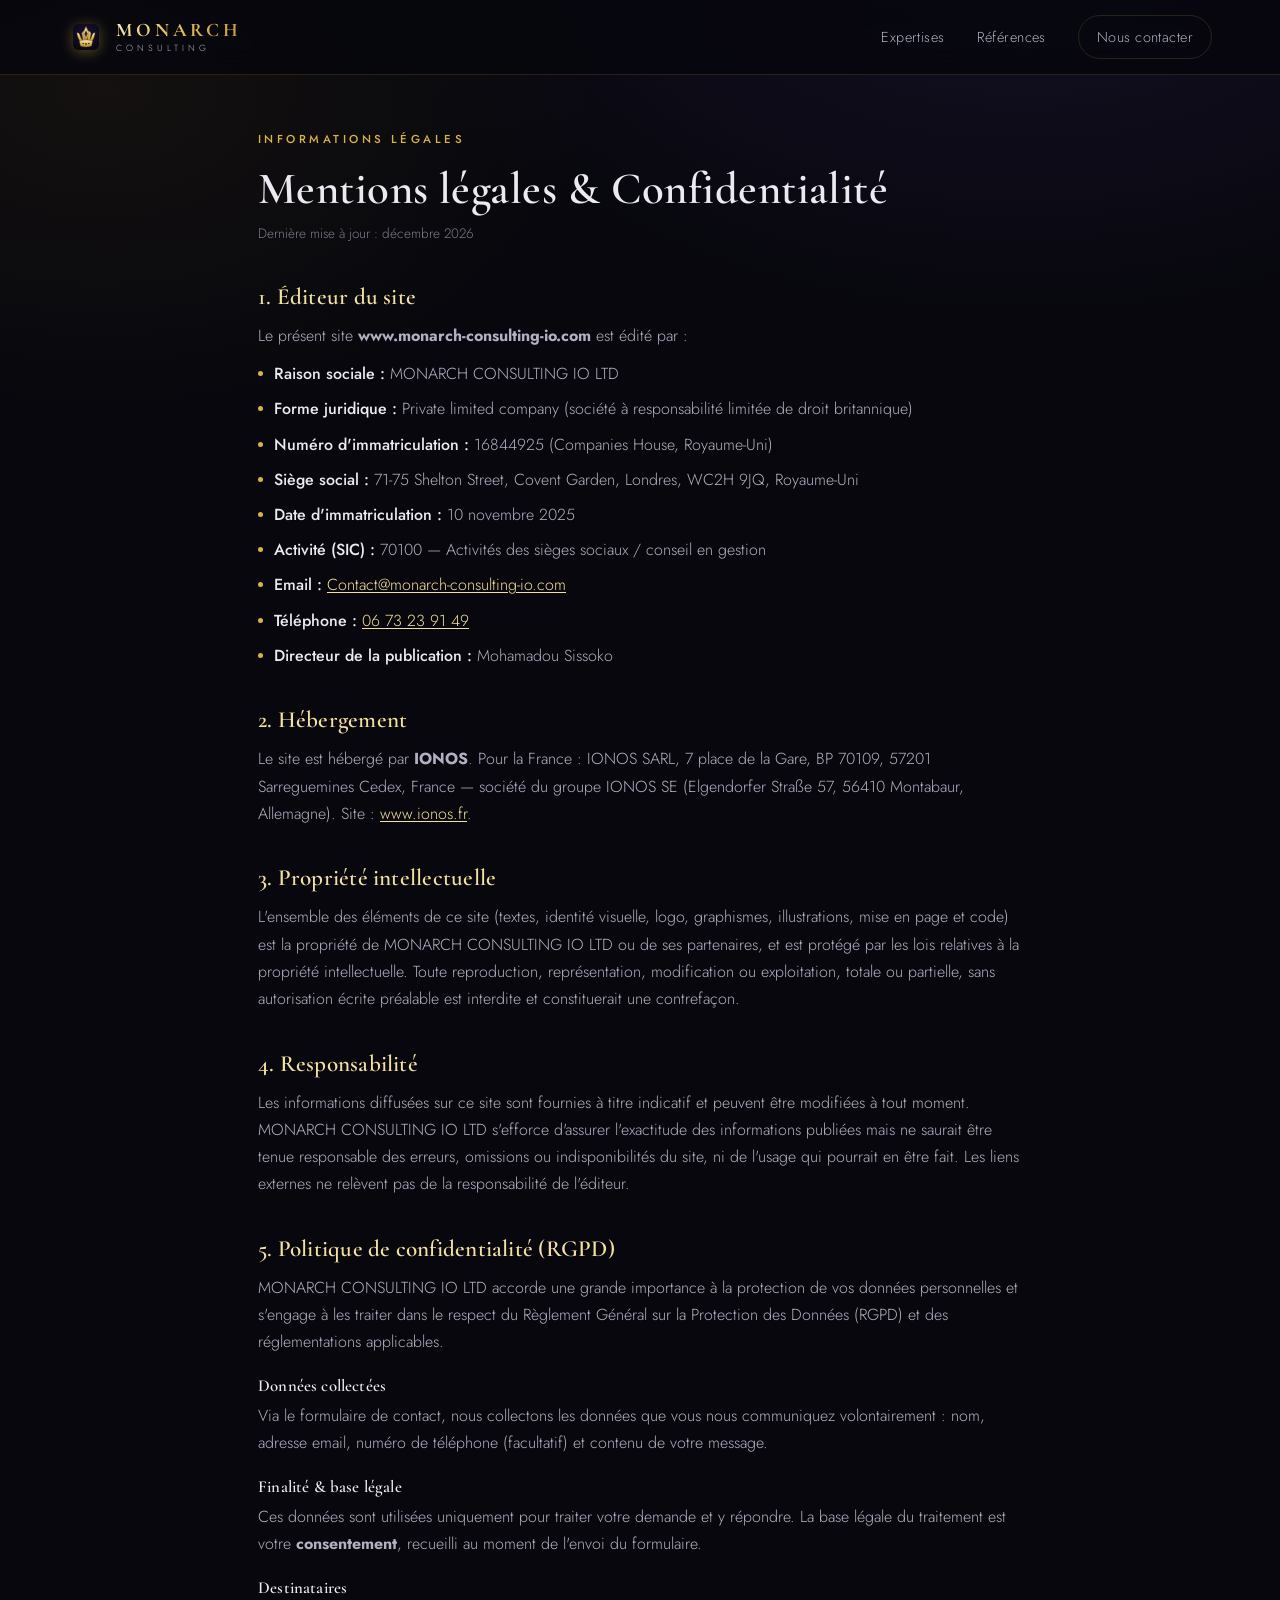
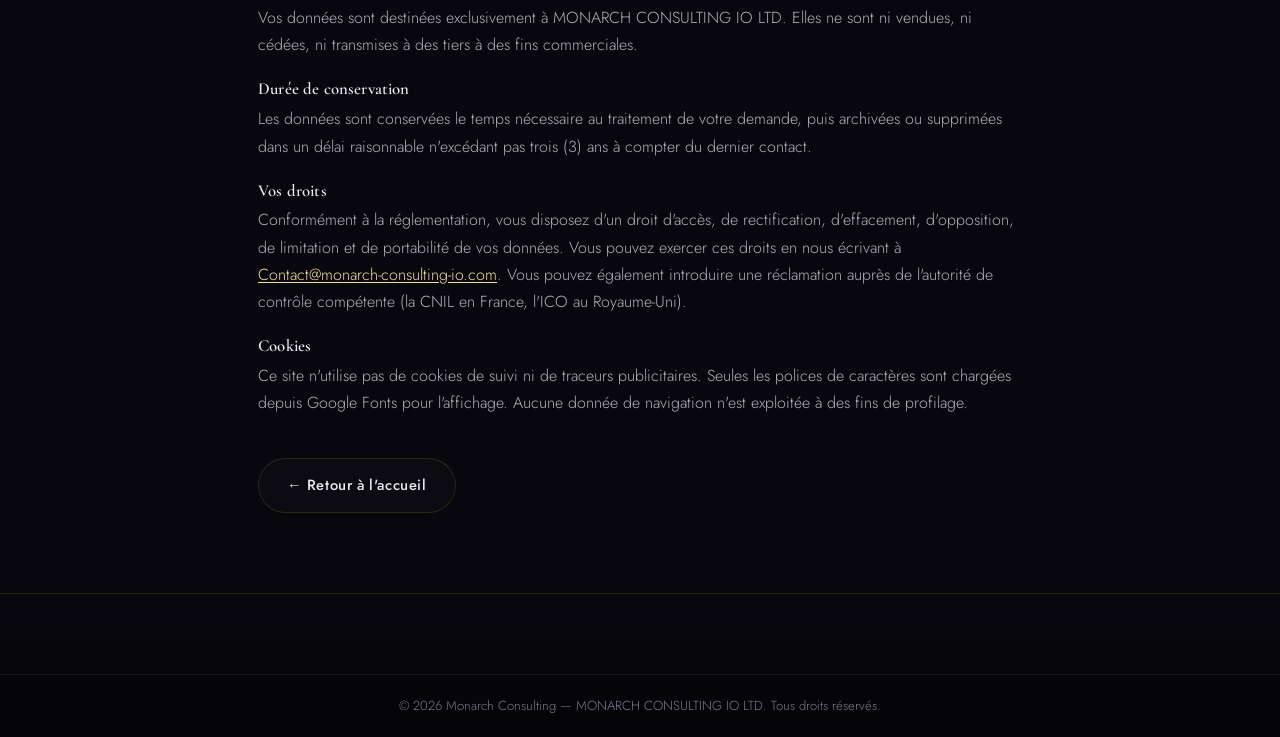
<file: mentions-legales.html>
<!DOCTYPE html>
<html lang="fr">
<head>
<meta charset="UTF-8" />
<meta name="viewport" content="width=device-width, initial-scale=1.0" />
<title>Mentions légales & Confidentialité — Monarch Consulting</title>
<meta name="description" content="Mentions légales et politique de confidentialité du site Monarch Consulting (MONARCH CONSULTING IO LTD)." />
<meta name="robots" content="noindex, follow" />
<link rel="icon" type="image/svg+xml" href="favicon.svg" />
<link rel="preconnect" href="https://fonts.googleapis.com" />
<link rel="preconnect" href="https://fonts.gstatic.com" crossorigin />
<link href="https://fonts.googleapis.com/css2?family=Cormorant+Garamond:wght@400;500;600;700&family=Jost:wght@300;400;500;600&display=swap" rel="stylesheet" />
<link rel="stylesheet" href="styles.css" />
</head>
<body>

<header class="site-header scrolled" id="top">
  <div class="container header-inner">
    <a href="index.html" class="brand" aria-label="Monarch Consulting — accueil">
      <span class="brand-mark" aria-hidden="true">
        <svg viewBox="0 0 64 64" width="36" height="26"><image href="favicon.svg" width="64" height="64"/></svg>
      </span>
      <span class="brand-text">
        <span class="brand-name">MONARCH</span>
        <span class="brand-sub">CONSULTING</span>
      </span>
    </a>
    <nav class="main-nav" aria-label="Navigation">
      <a href="index.html#expertises">Expertises</a>
      <a href="index.html#references">Références</a>
      <a href="index.html#contact" class="nav-cta">Nous contacter</a>
    </nav>
  </div>
</header>

<main class="legal-page">
  <div class="container legal-inner">
    <p class="kicker">Informations légales</p>
    <h1 class="legal-title">Mentions légales &amp; Confidentialité</h1>
    <p class="legal-updated">Dernière mise à jour : <span id="legalDate"></span></p>

    <section class="legal-block">
      <h2>1. Éditeur du site</h2>
      <p>
        Le présent site <strong>www.monarch-consulting-io.com</strong> est édité par :
      </p>
      <ul class="legal-list">
        <li><strong>Raison sociale :</strong> MONARCH CONSULTING IO LTD</li>
        <li><strong>Forme juridique :</strong> Private limited company (société à responsabilité limitée de droit britannique)</li>
        <li><strong>Numéro d'immatriculation :</strong> 16844925 (Companies House, Royaume-Uni)</li>
        <li><strong>Siège social :</strong> 71-75 Shelton Street, Covent Garden, Londres, WC2H 9JQ, Royaume-Uni</li>
        <li><strong>Date d'immatriculation :</strong> 10 novembre 2025</li>
        <li><strong>Activité (SIC) :</strong> 70100 — Activités des sièges sociaux / conseil en gestion</li>
        <li><strong>Email :</strong> <a href="mailto:Contact@monarch-consulting-io.com">Contact@monarch-consulting-io.com</a></li>
        <li><strong>Téléphone :</strong> <a href="tel:+33673239149">06 73 23 91 49</a></li>
        <li><strong>Directeur de la publication :</strong> Mohamadou Sissoko</li>
      </ul>
    </section>

    <section class="legal-block">
      <h2>2. Hébergement</h2>
      <p>
        Le site est hébergé par <strong>IONOS</strong>. Pour la France :
        IONOS SARL, 7 place de la Gare, BP 70109, 57201 Sarreguemines Cedex, France —
        société du groupe IONOS SE (Elgendorfer Straße 57, 56410 Montabaur, Allemagne).
        Site : <a href="https://www.ionos.fr" target="_blank" rel="noopener">www.ionos.fr</a>.
      </p>
    </section>

    <section class="legal-block">
      <h2>3. Propriété intellectuelle</h2>
      <p>
        L'ensemble des éléments de ce site (textes, identité visuelle, logo, graphismes, illustrations,
        mise en page et code) est la propriété de MONARCH CONSULTING IO LTD ou de ses partenaires, et est
        protégé par les lois relatives à la propriété intellectuelle. Toute reproduction, représentation,
        modification ou exploitation, totale ou partielle, sans autorisation écrite préalable est interdite
        et constituerait une contrefaçon.
      </p>
    </section>

    <section class="legal-block">
      <h2>4. Responsabilité</h2>
      <p>
        Les informations diffusées sur ce site sont fournies à titre indicatif et peuvent être modifiées à
        tout moment. MONARCH CONSULTING IO LTD s'efforce d'assurer l'exactitude des informations publiées
        mais ne saurait être tenue responsable des erreurs, omissions ou indisponibilités du site, ni de
        l'usage qui pourrait en être fait. Les liens externes ne relèvent pas de la responsabilité de l'éditeur.
      </p>
    </section>

    <section class="legal-block" id="confidentialite">
      <h2>5. Politique de confidentialité (RGPD)</h2>
      <p>
        MONARCH CONSULTING IO LTD accorde une grande importance à la protection de vos données personnelles
        et s'engage à les traiter dans le respect du Règlement Général sur la Protection des Données (RGPD)
        et des réglementations applicables.
      </p>

      <h3>Données collectées</h3>
      <p>
        Via le formulaire de contact, nous collectons les données que vous nous communiquez volontairement :
        nom, adresse email, numéro de téléphone (facultatif) et contenu de votre message.
      </p>

      <h3>Finalité &amp; base légale</h3>
      <p>
        Ces données sont utilisées uniquement pour traiter votre demande et y répondre. La base légale du
        traitement est votre <strong>consentement</strong>, recueilli au moment de l'envoi du formulaire.
      </p>

      <h3>Destinataires</h3>
      <p>
        Vos données sont destinées exclusivement à MONARCH CONSULTING IO LTD. Elles ne sont ni vendues, ni
        cédées, ni transmises à des tiers à des fins commerciales.
      </p>

      <h3>Durée de conservation</h3>
      <p>
        Les données sont conservées le temps nécessaire au traitement de votre demande, puis archivées ou
        supprimées dans un délai raisonnable n'excédant pas trois (3) ans à compter du dernier contact.
      </p>

      <h3>Vos droits</h3>
      <p>
        Conformément à la réglementation, vous disposez d'un droit d'accès, de rectification, d'effacement,
        d'opposition, de limitation et de portabilité de vos données. Vous pouvez exercer ces droits en nous
        écrivant à <a href="mailto:Contact@monarch-consulting-io.com">Contact@monarch-consulting-io.com</a>.
        Vous pouvez également introduire une réclamation auprès de l'autorité de contrôle compétente
        (la CNIL en France, l'ICO au Royaume-Uni).
      </p>

      <h3>Cookies</h3>
      <p>
        Ce site n'utilise pas de cookies de suivi ni de traceurs publicitaires. Seules les polices de
        caractères sont chargées depuis Google Fonts pour l'affichage. Aucune donnée de navigation n'est
        exploitée à des fins de profilage.
      </p>
    </section>

    <p class="legal-back"><a href="index.html" class="btn btn-ghost">← Retour à l'accueil</a></p>
  </div>
</main>

<footer class="site-footer">
  <div class="footer-bottom">
    <p>© <span id="year"></span> Monarch Consulting — MONARCH CONSULTING IO LTD. Tous droits réservés.</p>
  </div>
</footer>

<script>
  document.getElementById("year").textContent = new Date().getFullYear();
  document.getElementById("legalDate").textContent =
    new Date().toLocaleDateString("fr-FR", { year: "numeric", month: "long" });
</script>
</body>
</html>
</file>
<file: styles.css>
/* ============================================================
   MONARCH CONSULTING — Premium design system
   Noir profond · Or premium · Violet royal discret
   ============================================================ */

:root{
  --black:        #07070d;
  --black-2:      #0b0b15;
  --line:         rgba(216,179,72,.16);
  --line-soft:    rgba(255,255,255,.07);

  --gold:         #d8b348;
  --gold-light:   #f3e0a0;
  --gold-deep:    #a9842b;
  --royal:        #3a2a63;

  --text:         #ece9f1;
  --text-dim:     #b3b0c1;
  --text-faint:   #7d7a8e;

  --grad-gold:    linear-gradient(135deg,#fbeeb6 0%,#e3c25e 42%,#c79a36 100%);

  --serif:        "Cormorant Garamond", Georgia, serif;
  --sans:         "Jost", "Helvetica Neue", Arial, sans-serif;

  --maxw:         1200px;
  --radius:       14px;
  --ease:         cubic-bezier(.22,.61,.36,1);
}

*{ box-sizing:border-box; margin:0; padding:0; }
html{ scroll-behavior:smooth; }

body{
  font-family:var(--sans);
  color:var(--text);
  background:var(--black);
  line-height:1.7;
  font-weight:300;
  font-size:16px;
  -webkit-font-smoothing:antialiased;
  overflow-x:hidden;
}
body::before{
  content:""; position:fixed; inset:0; z-index:-2;
  background:
    radial-gradient(1100px 700px at 80% -10%, rgba(58,42,99,.30), transparent 60%),
    radial-gradient(900px 600px at 8% 10%, rgba(169,132,43,.08), transparent 55%),
    var(--black);
}

.container{ width:100%; max-width:var(--maxw); margin:0 auto; padding:0 28px; }

a{ color:inherit; text-decoration:none; }
img,svg{ display:block; max-width:100%; }

h1,h2,h3{ font-family:var(--serif); font-weight:600; line-height:1.16; letter-spacing:.01em; }

em{ font-style:normal;
  background:var(--grad-gold); -webkit-background-clip:text; background-clip:text;
  -webkit-text-fill-color:transparent; }

.kicker, .eyebrow{
  font-size:.72rem; letter-spacing:.3em; text-transform:uppercase;
  color:var(--gold); font-weight:500; margin-bottom:.9rem;
}
.eyebrow{ color:var(--text-dim); margin-bottom:1.4rem; }

.section{ padding:clamp(64px,8vw,108px) 0; position:relative; }
.section-head{ max-width:760px; margin:0 auto clamp(40px,5vw,64px); text-align:center; }
.section-head h2{ font-size:clamp(1.8rem,3.4vw,2.7rem); }
.section-intro{ color:var(--text-dim); margin-top:1.1rem; font-size:1.04rem; }

/* ---------- buttons ---------- */
.btn{
  display:inline-flex; align-items:center; justify-content:center;
  font-family:var(--sans); font-weight:500; font-size:.92rem;
  letter-spacing:.04em; padding:14px 28px; border-radius:999px;
  cursor:pointer; border:1px solid transparent; transition:all .35s var(--ease);
}
.btn-gold{ background:var(--grad-gold); color:#1a1408;
  box-shadow:0 10px 30px -10px rgba(216,179,72,.55); }
.btn-gold:hover{ transform:translateY(-2px); box-shadow:0 16px 40px -10px rgba(216,179,72,.7); }
.btn-ghost{ border-color:var(--line); color:var(--text); background:rgba(255,255,255,.02); }
.btn-ghost:hover{ border-color:var(--gold); color:var(--gold-light); }
.btn-full{ width:100%; }

/* ============================================================
   HEADER
   ============================================================ */
.site-header{ position:fixed; top:0; left:0; right:0; z-index:100;
  transition:background .4s var(--ease), border-color .4s var(--ease);
  border-bottom:1px solid transparent; }
.header-inner{ display:flex; align-items:center; justify-content:space-between; height:74px; }
.site-header.scrolled{ background:rgba(7,7,13,.85); backdrop-filter:blur(14px); border-bottom-color:var(--line); }

.brand{ display:flex; align-items:center; gap:12px; }
.brand-mark svg{ filter:drop-shadow(0 2px 7px rgba(216,179,72,.4)); }
.brand-text{ display:flex; flex-direction:column; line-height:1; }
.brand-name{ font-family:var(--serif); font-weight:700; font-size:1.2rem; letter-spacing:.2em;
  background:var(--grad-gold); -webkit-background-clip:text; background-clip:text; -webkit-text-fill-color:transparent; }
.brand-sub{ font-size:.56rem; letter-spacing:.46em; color:var(--text-dim); margin-top:3px; }

.main-nav{ display:flex; align-items:center; gap:32px; }
.main-nav a{ font-size:.9rem; color:var(--text-dim); letter-spacing:.03em; transition:color .3s; position:relative; }
.main-nav a:not(.nav-cta):hover{ color:var(--gold-light); }
.main-nav a:not(.nav-cta)::after{ content:""; position:absolute; left:0; bottom:-6px; height:1px; width:0;
  background:var(--grad-gold); transition:width .35s var(--ease); }
.main-nav a:not(.nav-cta):hover::after{ width:100%; }
.nav-cta{ border:1px solid var(--line); color:var(--gold-light); padding:9px 18px; border-radius:999px; }
.nav-cta:hover{ background:var(--grad-gold); color:#1a1408; border-color:transparent; }

.nav-toggle{ display:none; flex-direction:column; gap:5px; background:none; border:0; cursor:pointer; padding:8px; }
.nav-toggle span{ width:26px; height:2px; background:var(--gold-light); transition:.3s var(--ease); border-radius:2px; }
.nav-toggle.open span:nth-child(1){ transform:translateY(7px) rotate(45deg); }
.nav-toggle.open span:nth-child(2){ opacity:0; }
.nav-toggle.open span:nth-child(3){ transform:translateY(-7px) rotate(-45deg); }

/* ============================================================
   HERO
   ============================================================ */
.hero{ position:relative; min-height:92vh; display:flex; align-items:center;
  padding:120px 0 90px; overflow:hidden; }
.hero-bg{ position:absolute; inset:0; z-index:0; }
.hero-glow{ position:absolute; top:-12%; right:-8%; width:72%; height:85%;
  background:radial-gradient(circle at 65% 40%, rgba(58,42,99,.5), transparent 62%); filter:blur(16px); }
.hero-map{ position:absolute; top:6%; right:0; width:62%; height:78%; opacity:.55; }
.hero-skyline{ position:absolute; left:0; right:0; bottom:0; width:100%; height:46%; }
.hero::after{ content:""; position:absolute; left:0; right:0; bottom:0; height:38%;
  background:linear-gradient(to bottom, transparent, var(--black)); z-index:1; pointer-events:none; }

.hero-inner{ position:relative; z-index:2; display:grid;
  grid-template-columns:1.12fr .88fr; align-items:center; gap:40px; }

.hero-title{ font-size:clamp(2.2rem,4.6vw,3.7rem); letter-spacing:.005em; margin:.3rem 0 1.4rem; }
.hero-lead{ color:var(--text-dim); font-size:1.04rem; max-width:40em; margin-bottom:2.1rem; }
.hero-actions{ display:flex; gap:14px; flex-wrap:wrap; }
.hero-tagline{ margin-top:2rem; font-size:.78rem; letter-spacing:.34em; text-transform:uppercase; color:var(--gold-deep); }

.hero-emblem{ position:relative; display:flex; justify-content:center; align-items:center; }
.emblem-svg{ width:min(360px,82%); height:auto; position:relative; z-index:2;
  filter:drop-shadow(0 14px 44px rgba(216,179,72,.28)); animation:floaty 7s ease-in-out infinite; }
.emblem-ring{ position:absolute; width:340px; height:340px; max-width:90%; max-height:90%;
  border:1px solid var(--line); border-radius:50%; z-index:1; animation:spin 38s linear infinite; }
.emblem-ring.ring-2{ width:290px; height:290px; border-color:rgba(255,255,255,.05);
  animation:spin 26s linear infinite reverse; }

.hero-divider{ position:absolute; bottom:0; left:0; right:0; height:1px;
  background:linear-gradient(90deg,transparent,var(--line),transparent); z-index:3; }

@keyframes floaty{ 0%,100%{ transform:translateY(0); } 50%{ transform:translateY(-12px); } }
@keyframes spin{ to{ transform:rotate(360deg); } }

/* ============================================================
   ANIMATIONS — points / fenêtres / arcs
   ============================================================ */
.twinkle{ animation:twinkle 3.4s ease-in-out infinite; }
@keyframes twinkle{ 0%,100%{ opacity:.25; } 50%{ opacity:1; } }

.hub-core{ animation:pulseCore 2.6s ease-in-out infinite; transform-box:fill-box; transform-origin:center; }
@keyframes pulseCore{ 0%,100%{ opacity:1; } 50%{ opacity:.55; } }
.hub-halo{ transform-box:fill-box; transform-origin:center; animation:halo 2.6s ease-out infinite; }
@keyframes halo{ 0%{ transform:scale(.4); opacity:.7; } 100%{ transform:scale(2.6); opacity:0; } }

.arc{ stroke-dasharray:5 9; animation:flow 4.5s linear infinite; }
@keyframes flow{ to{ stroke-dashoffset:-280; } }
.spark{ animation:sparkMove 5.5s linear infinite; }

.win-on{ animation:winFlick 4s steps(1) infinite; }
@keyframes winFlick{ 0%,100%{ opacity:.85; } 45%{ opacity:.85; } 50%{ opacity:.18; } 95%{ opacity:.18; } }

/* ============================================================
   EXPERTISES
   ============================================================ */
.grid-expertise{ display:grid; grid-template-columns:repeat(3,1fr); gap:20px; }
.card{
  background:linear-gradient(160deg, rgba(255,255,255,.04), rgba(255,255,255,.012));
  border:1px solid var(--line-soft); border-radius:var(--radius);
  padding:0; transition:transform .4s var(--ease), border-color .4s var(--ease), box-shadow .4s var(--ease);
  position:relative; overflow:hidden;
}
.card::before{ content:""; position:absolute; inset:0; border-radius:inherit; padding:1px;
  background:linear-gradient(160deg, rgba(216,179,72,.45), transparent 42%);
  -webkit-mask:linear-gradient(#000 0 0) content-box, linear-gradient(#000 0 0);
  -webkit-mask-composite:xor; mask-composite:exclude; opacity:0; transition:opacity .4s; }
.card:hover{ transform:translateY(-6px); box-shadow:0 24px 50px -24px rgba(0,0,0,.85); }
.card:hover::before{ opacity:1; }
.card-media{ position:relative; height:152px; margin:0 0 22px; overflow:hidden;
  border-bottom:1px solid var(--line); }
.card-media svg{ width:100%; height:100%; display:block; transition:transform .6s var(--ease); }
.card:hover .card-media svg{ transform:scale(1.05); }
.card > h3, .card > p{ padding:0 28px; }
.card > p:last-child{ padding-bottom:30px; }
.card h3{ font-size:1.22rem; margin-bottom:.55rem; color:var(--text); line-height:1.25; }
.card p{ color:var(--text-dim); font-size:.93rem; line-height:1.65; }

/* ============================================================
   MISSION + APPROCHE
   ============================================================ */
.section-split{ background:linear-gradient(180deg, transparent, rgba(58,42,99,.10), transparent); }
.split-grid{ display:grid; grid-template-columns:1fr 1fr; gap:24px; }
.split-card{
  background:linear-gradient(160deg, rgba(255,255,255,.045), rgba(255,255,255,.012));
  border:1px solid var(--line-soft); border-radius:var(--radius); padding:42px 40px; }
.split-icon{ display:inline-flex; width:60px; height:60px; align-items:center; justify-content:center;
  border-radius:50%; border:1px solid var(--line); margin-bottom:20px;
  background:radial-gradient(circle at 30% 25%, rgba(216,179,72,.14), transparent 70%); }
.split-icon svg{ width:32px; height:32px; }
.split-title{ font-size:clamp(1.5rem,2.6vw,2rem); margin:.2rem 0 1rem; }
.split-card p{ color:var(--text-dim); font-size:1rem; margin-bottom:1rem; }
.split-card p:last-of-type{ margin-bottom:0; }
.value-pills{ list-style:none; display:flex; gap:10px; flex-wrap:wrap; margin-top:24px; }
.value-pills li{ font-size:.74rem; letter-spacing:.16em; text-transform:uppercase;
  border:1px solid var(--line); color:var(--gold-light); padding:8px 16px; border-radius:999px; }

/* ============================================================
   MÉTHODE
   ============================================================ */
.steps{ list-style:none; display:grid; grid-template-columns:repeat(4,1fr); gap:20px; counter-reset:step; }
.step{ position:relative; padding:32px 26px; border:1px solid var(--line-soft); border-radius:var(--radius);
  background:linear-gradient(160deg, rgba(255,255,255,.035), rgba(255,255,255,.01));
  transition:transform .4s var(--ease), border-color .4s var(--ease); }
.step:hover{ transform:translateY(-5px); border-color:var(--line); }
.step-num{ font-family:var(--serif); font-size:2.4rem; font-weight:600; display:block; margin-bottom:.4rem;
  background:var(--grad-gold); -webkit-background-clip:text; background-clip:text; -webkit-text-fill-color:transparent; }
.step h3{ font-size:1.12rem; margin-bottom:.5rem; }
.step p{ color:var(--text-dim); font-size:.9rem; line-height:1.6; }

/* ============================================================
   INTERNATIONAL
   ============================================================ */
.section-intl{ background:linear-gradient(180deg, transparent, rgba(58,42,99,.08)); }
.intl-grid{ display:grid; grid-template-columns:1fr 1.05fr; gap:52px; align-items:center; }
.intl-copy h2{ font-size:clamp(1.8rem,3.2vw,2.5rem); margin-bottom:1.1rem; }
.intl-copy p{ color:var(--text-dim); font-size:1rem; margin-bottom:1rem; }
.stat-row{ display:flex; gap:30px; margin-top:32px; flex-wrap:wrap; }
.stat{ display:flex; flex-direction:column; }
.stat-num{ font-family:var(--serif); font-size:1.9rem; font-weight:600;
  background:var(--grad-gold); -webkit-background-clip:text; background-clip:text; -webkit-text-fill-color:transparent; }
.stat-label{ font-size:.8rem; color:var(--text-faint); max-width:13em; margin-top:2px; }
.intl-visual{ display:flex; flex-direction:column; align-items:center; }
.world-svg{ width:100%; height:auto; filter:drop-shadow(0 14px 40px rgba(216,179,72,.1)); }
.intl-caption{ margin-top:14px; font-size:.82rem; letter-spacing:.14em; text-transform:uppercase; color:var(--gold-deep); }

/* ============================================================
   SECTEURS
   ============================================================ */
.grid-sectors{ display:grid; grid-template-columns:repeat(5,1fr); gap:18px; }
.sector{ display:flex; flex-direction:column; align-items:center; gap:12px; text-align:center;
  padding:34px 20px; border:1px solid var(--line-soft); border-radius:var(--radius);
  background:linear-gradient(160deg, rgba(255,255,255,.035), rgba(255,255,255,.008));
  transition:transform .4s var(--ease), border-color .4s var(--ease); }
.sector:hover{ transform:translateY(-5px); border-color:var(--line); }
.sector-ic{ display:inline-flex; width:56px; height:56px; align-items:center; justify-content:center;
  border:1px solid var(--line); border-radius:50%;
  background:radial-gradient(circle at 30% 25%, rgba(216,179,72,.13), transparent 70%); }
.sector-ic svg{ width:30px; height:30px; }
.sector h3{ font-size:1.05rem; }
.sector p{ font-size:.84rem; color:var(--text-dim); line-height:1.55; }

/* ============================================================
   RÉFÉRENCES
   ============================================================ */
.section-references{ background:linear-gradient(180deg, transparent, rgba(58,42,99,.06)); }
.grid-references{ display:grid; grid-template-columns:repeat(2,1fr); gap:22px; max-width:920px; margin:0 auto; }
.ref-card{ display:flex; gap:22px; align-items:flex-start; padding:32px 30px;
  border:1px solid var(--line-soft); border-radius:var(--radius);
  background:linear-gradient(160deg, rgba(255,255,255,.045), rgba(255,255,255,.012));
  transition:transform .4s var(--ease), border-color .4s var(--ease), box-shadow .4s var(--ease); }
.ref-card:hover{ transform:translateY(-5px); border-color:var(--line); box-shadow:0 24px 50px -26px rgba(0,0,0,.8); }
.ref-logo{ flex-shrink:0; width:64px; height:64px; display:flex; align-items:center; justify-content:center;
  border-radius:14px; border:1px solid var(--line); font-family:var(--serif); font-weight:700;
  font-size:1.3rem; letter-spacing:.04em; color:var(--gold-light);
  text-shadow:0 1px 8px rgba(216,179,72,.3);
  background:radial-gradient(circle at 30% 25%, rgba(216,179,72,.16), transparent 72%); }
.ref-body h3{ font-size:1.25rem; margin-bottom:.2rem; }
.ref-sector{ font-size:.78rem; letter-spacing:.16em; text-transform:uppercase; color:var(--gold); margin-bottom:.7rem; }
.ref-desc{ color:var(--text-dim); font-size:.95rem; line-height:1.6; margin-bottom:.8rem; }
.ref-siret{ font-size:.74rem; letter-spacing:.06em; color:var(--text-faint); }

/* ============================================================
   CONTACT
   ============================================================ */
.section-contact{ background:linear-gradient(180deg, transparent, rgba(58,42,99,.12)); }
.contact-grid{ display:grid; grid-template-columns:1fr 1fr; gap:52px; align-items:start; }
.contact-copy h2{ font-size:clamp(1.8rem,3.2vw,2.6rem); margin-bottom:1rem; }
.contact-copy > p{ color:var(--text-dim); margin-bottom:1.8rem; font-size:1rem; }
.contact-list{ list-style:none; display:flex; flex-direction:column; gap:14px; }
.contact-list li{ display:flex; align-items:center; gap:14px; }
.contact-ic{ display:inline-flex; width:42px; height:42px; align-items:center; justify-content:center;
  border:1px solid var(--line); border-radius:11px; flex-shrink:0;
  background:radial-gradient(circle at 30% 25%, rgba(216,179,72,.12), transparent 70%); }
.contact-ic svg{ width:19px; height:19px; }
.contact-list a{ color:var(--text); transition:color .3s; font-size:.98rem; word-break:break-word; }
.contact-list a:hover{ color:var(--gold-light); }

.contact-form{ background:linear-gradient(160deg, rgba(255,255,255,.05), rgba(255,255,255,.012));
  border:1px solid var(--line-soft); border-radius:var(--radius); padding:34px 32px; }
.field{ margin-bottom:16px; display:flex; flex-direction:column; }
.field-row{ display:grid; grid-template-columns:1fr 1fr; gap:16px; }
.field label{ font-size:.74rem; letter-spacing:.1em; text-transform:uppercase; color:var(--text-faint); margin-bottom:7px; }
.field input, .field textarea{ background:rgba(7,7,13,.6); border:1px solid var(--line-soft); border-radius:10px;
  padding:12px 14px; color:var(--text); font-family:var(--sans); font-size:.96rem;
  transition:border-color .3s, box-shadow .3s; resize:vertical; }
.field input:focus, .field textarea:focus{ outline:none; border-color:var(--gold);
  box-shadow:0 0 0 3px rgba(216,179,72,.12); }
.hp{ position:absolute; left:-9999px; width:1px; height:1px; overflow:hidden; }
.consent{ display:flex; gap:10px; align-items:flex-start; margin:4px 0 18px; cursor:pointer; }
.consent input{ width:17px; height:17px; margin-top:3px; flex-shrink:0; accent-color:var(--gold); cursor:pointer; }
.consent span{ font-size:.82rem; color:var(--text-faint); line-height:1.5; }
.consent a{ color:var(--gold-light); text-decoration:underline; text-underline-offset:2px; }
.consent a:hover{ color:var(--gold); }
.form-status{ margin-top:12px; font-size:.88rem; min-height:1.2em; }
.form-status.ok{ color:var(--gold-light); }
.form-status.err{ color:#e89090; }

/* ============================================================
   FOOTER
   ============================================================ */
.site-footer{ border-top:1px solid var(--line); padding:44px 0 0;
  background:linear-gradient(180deg, transparent, rgba(0,0,0,.4)); }
.footer-inner{ display:flex; align-items:center; justify-content:space-between; gap:22px; flex-wrap:wrap; }
.footer-brand{ display:flex; align-items:center; gap:14px; }
.footer-brand .brand-name{ font-family:var(--serif); font-weight:700; letter-spacing:.2em; display:block;
  background:var(--grad-gold); -webkit-background-clip:text; background-clip:text; -webkit-text-fill-color:transparent; }
.footer-brand .brand-sub{ font-size:.54rem; letter-spacing:.42em; color:var(--text-dim); display:block; }
.footer-tag{ font-family:var(--serif); font-style:italic; color:var(--gold-light); letter-spacing:.1em; font-size:1.02rem; }
.footer-nav{ display:flex; gap:24px; flex-wrap:wrap; }
.footer-nav a{ color:var(--text-dim); font-size:.88rem; transition:color .3s; }
.footer-nav a:hover{ color:var(--gold-light); }
.footer-bottom{ margin-top:36px; border-top:1px solid var(--line-soft); padding:20px 0; text-align:center; }
.footer-bottom p{ color:var(--text-faint); font-size:.82rem; }
.footer-bottom a{ color:var(--text-dim); text-decoration:underline; text-underline-offset:2px; transition:color .3s; }
.footer-bottom a:hover{ color:var(--gold-light); }

/* ============================================================
   PAGE LÉGALE
   ============================================================ */
.legal-page{ padding:130px 0 80px; }
.legal-inner{ max-width:820px; }
.legal-title{ font-size:clamp(2rem,4vw,2.8rem); margin:.2rem 0 .4rem; }
.legal-updated{ color:var(--text-faint); font-size:.85rem; margin-bottom:2.4rem; }
.legal-block{ margin-bottom:2.4rem; }
.legal-block h2{ font-size:1.45rem; margin-bottom:.7rem; color:var(--gold-light); }
.legal-block h3{ font-size:1.05rem; margin:1.3rem 0 .4rem; color:var(--text); }
.legal-block p{ color:var(--text-dim); margin-bottom:.7rem; font-size:1rem; }
.legal-block a{ color:var(--gold-light); text-decoration:underline; text-underline-offset:2px; }
.legal-block a:hover{ color:var(--gold); }
.legal-list{ list-style:none; display:flex; flex-direction:column; gap:8px; margin:.4rem 0; }
.legal-list li{ color:var(--text-dim); font-size:1rem; padding-left:16px; position:relative; }
.legal-list li::before{ content:""; position:absolute; left:0; top:11px; width:5px; height:5px;
  border-radius:50%; background:var(--gold); }
.legal-list strong{ color:var(--text); font-weight:500; }
.legal-back{ margin-top:2.6rem; }

/* ============================================================
   REVEAL
   ============================================================ */
.reveal{ opacity:0; transform:translateY(26px); transition:opacity .8s var(--ease), transform .8s var(--ease); }
.reveal.in{ opacity:1; transform:none; }
@media (prefers-reduced-motion:reduce){
  .reveal{ opacity:1; transform:none; transition:none; }
  .emblem-svg,.emblem-ring,.twinkle,.hub-core,.hub-halo,.arc,.spark,.win-on{ animation:none; }
  html{ scroll-behavior:auto; }
}

/* ============================================================
   RESPONSIVE
   ============================================================ */
@media (max-width:1000px){
  .grid-expertise{ grid-template-columns:repeat(2,1fr); }
  .steps{ grid-template-columns:repeat(2,1fr); }
  .grid-sectors{ grid-template-columns:repeat(3,1fr); }
  .hero-inner{ grid-template-columns:1fr; text-align:center; }
  .hero-copy{ order:2; }
  .hero-emblem{ order:1; margin-bottom:8px; }
  .emblem-svg{ width:min(220px,60%); }
  .emblem-ring{ width:230px; height:230px; } .emblem-ring.ring-2{ width:190px; height:190px; }
  .hero-lead{ margin-left:auto; margin-right:auto; }
  .hero-actions{ justify-content:center; }
  .hero-map{ width:100%; opacity:.32; }
  .intl-grid, .contact-grid, .split-grid{ grid-template-columns:1fr; gap:38px; }
  .intl-visual{ order:-1; max-width:560px; margin:0 auto; }
}

@media (max-width:720px){
  .main-nav{ position:fixed; inset:74px 0 auto 0; flex-direction:column; gap:0;
    background:rgba(7,7,13,.97); backdrop-filter:blur(16px); border-bottom:1px solid var(--line);
    padding:8px 0; max-height:0; overflow:hidden; transition:max-height .45s var(--ease); align-items:stretch; }
  .main-nav.open{ max-height:440px; }
  .main-nav a{ padding:15px 28px; border-bottom:1px solid var(--line-soft); font-size:1rem; }
  .main-nav a::after{ display:none; }
  .nav-cta{ margin:12px 28px; text-align:center; }
  .nav-toggle{ display:flex; }
}

@media (max-width:560px){
  .container{ padding:0 20px; }
  .grid-expertise{ grid-template-columns:1fr; }
  .steps{ grid-template-columns:1fr; }
  .grid-sectors{ grid-template-columns:repeat(2,1fr); }
  .grid-references{ grid-template-columns:1fr; }
  .field-row{ grid-template-columns:1fr; }
  .split-card{ padding:32px 26px; }
  .footer-inner{ flex-direction:column; text-align:center; }
  .stat-row{ gap:22px; }
}
</file>
